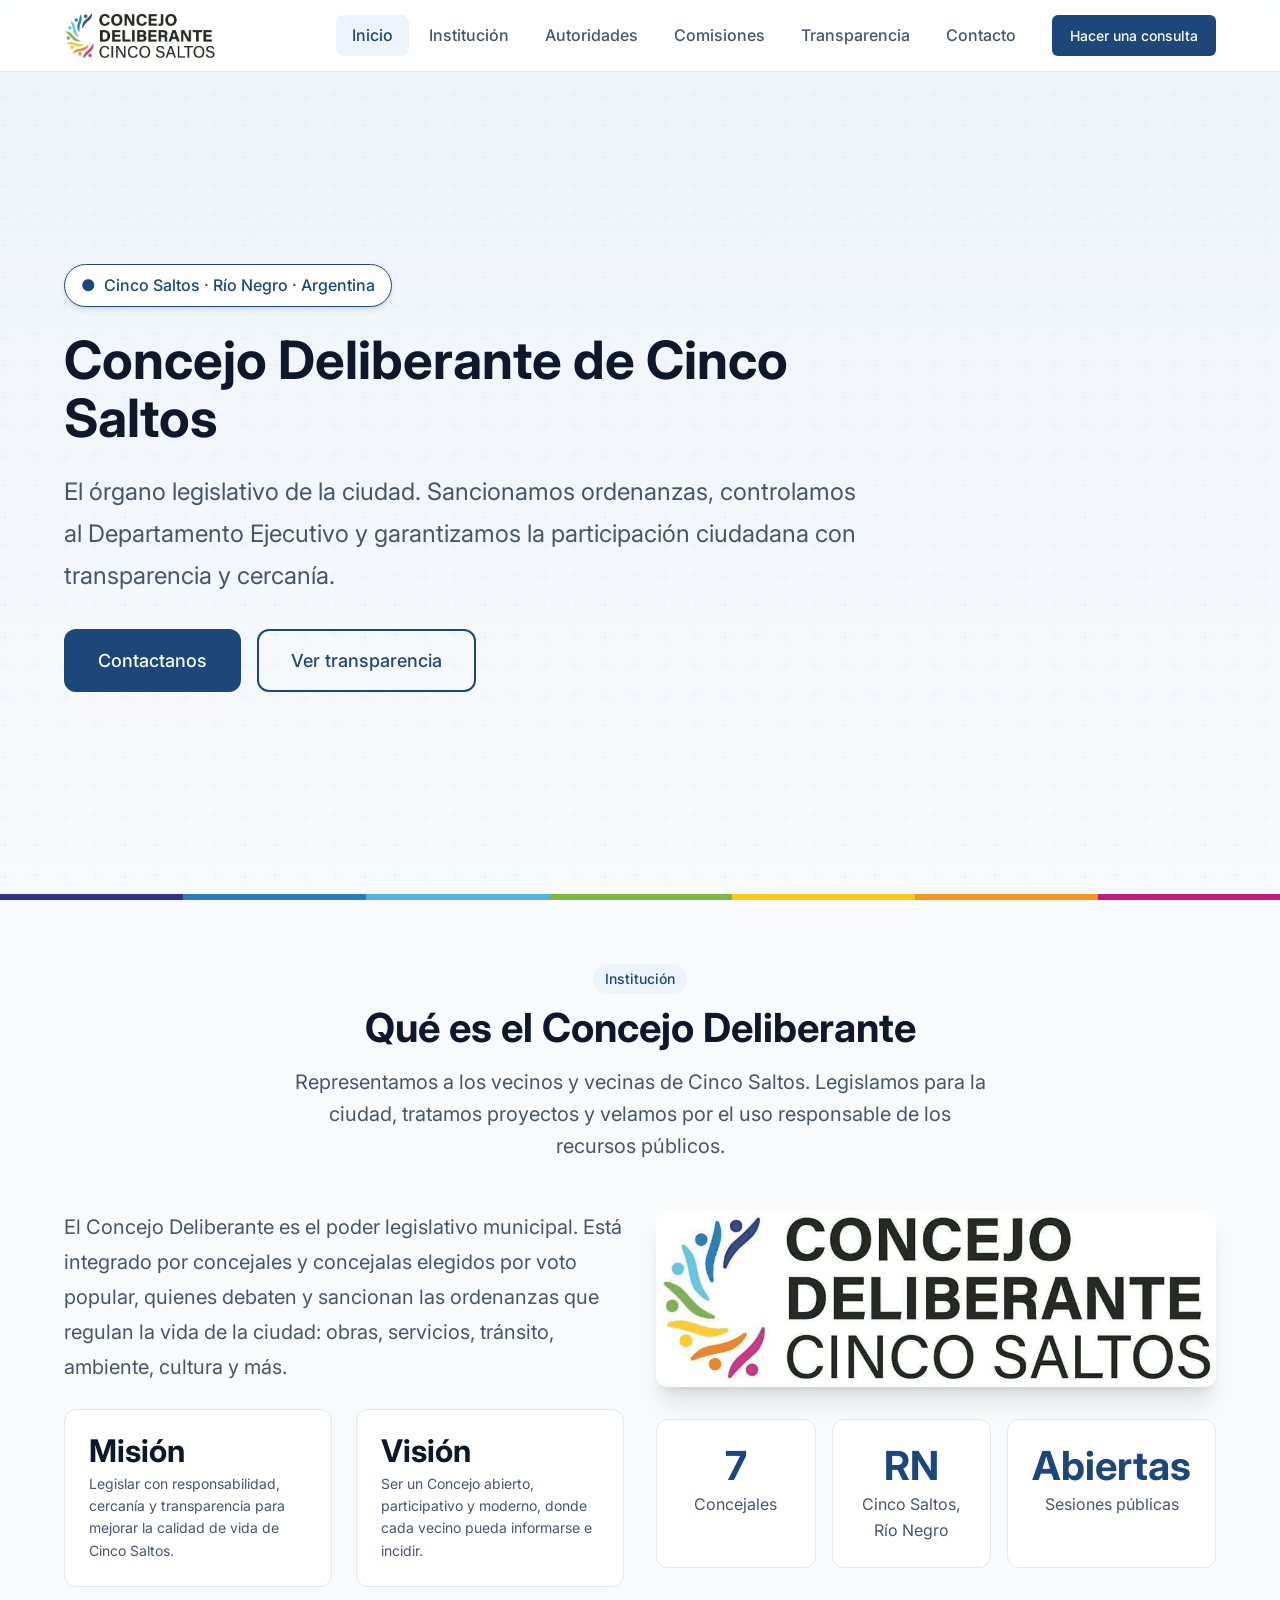
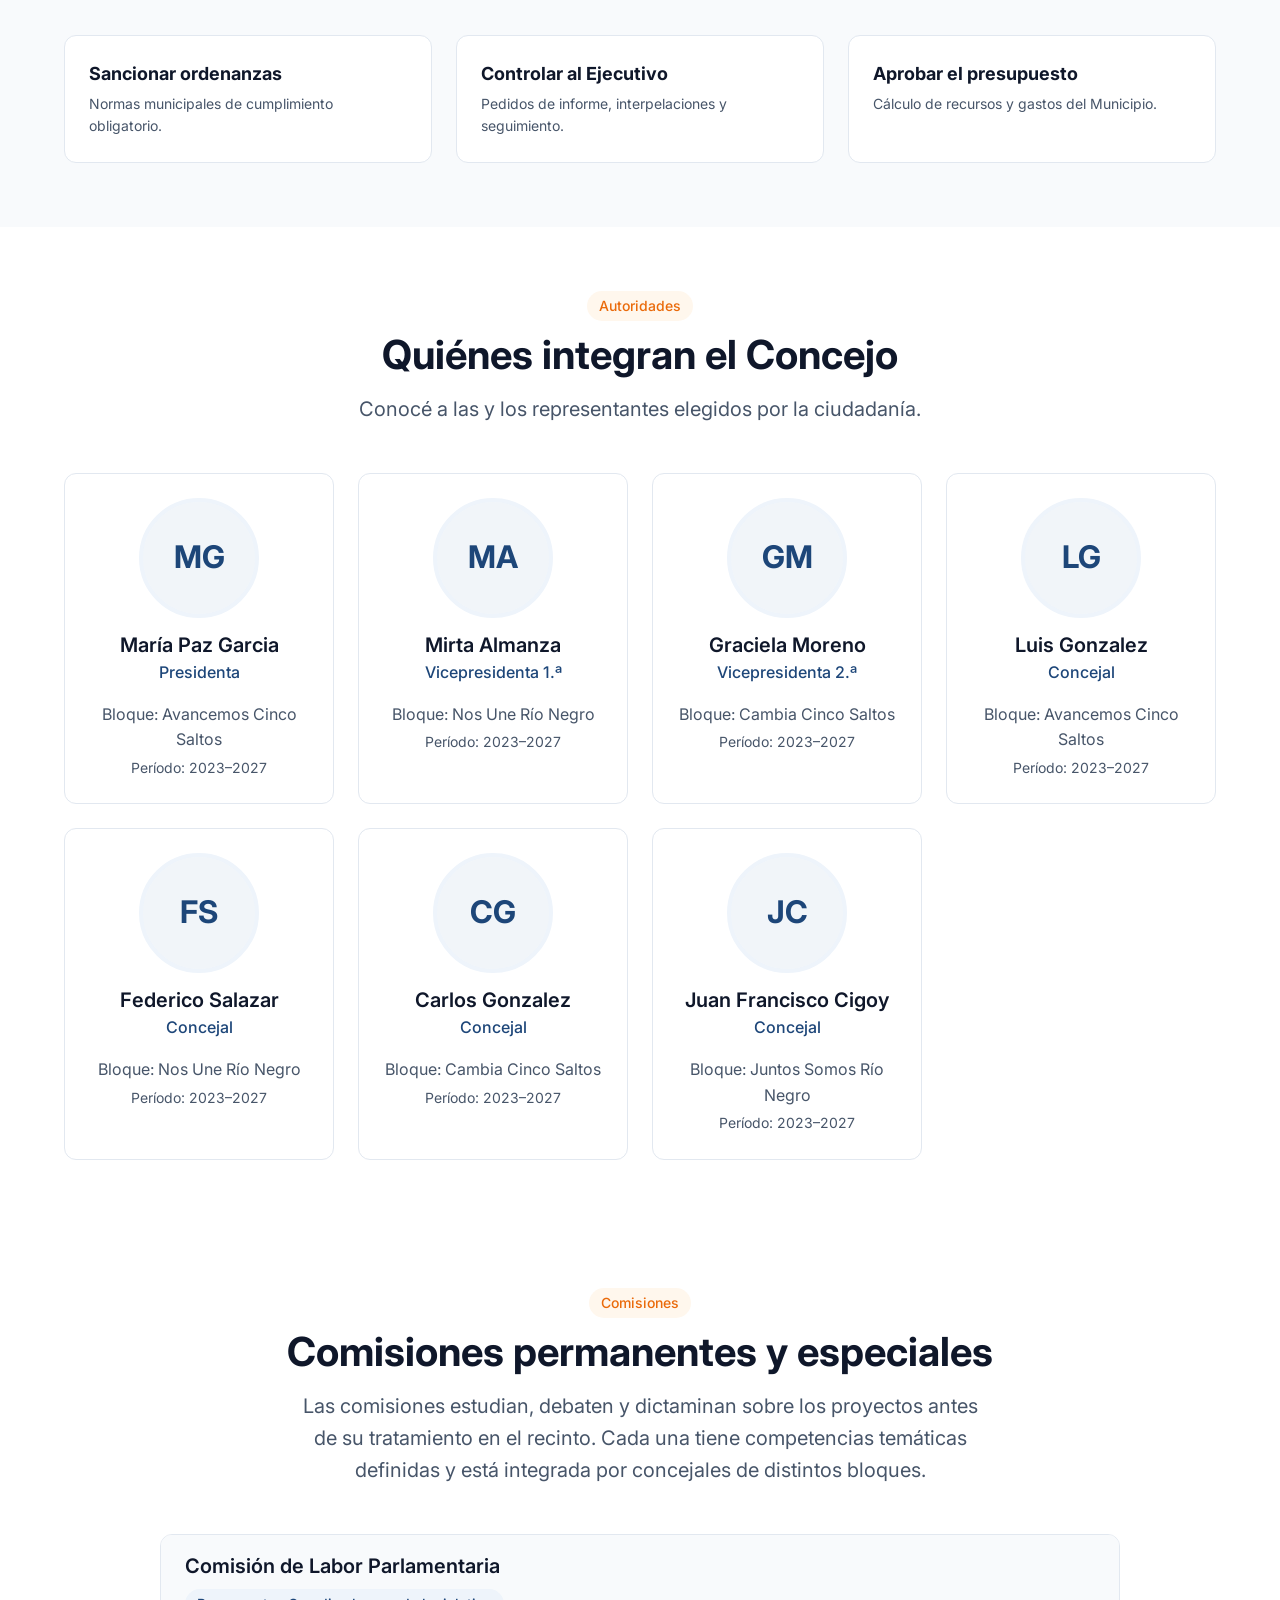
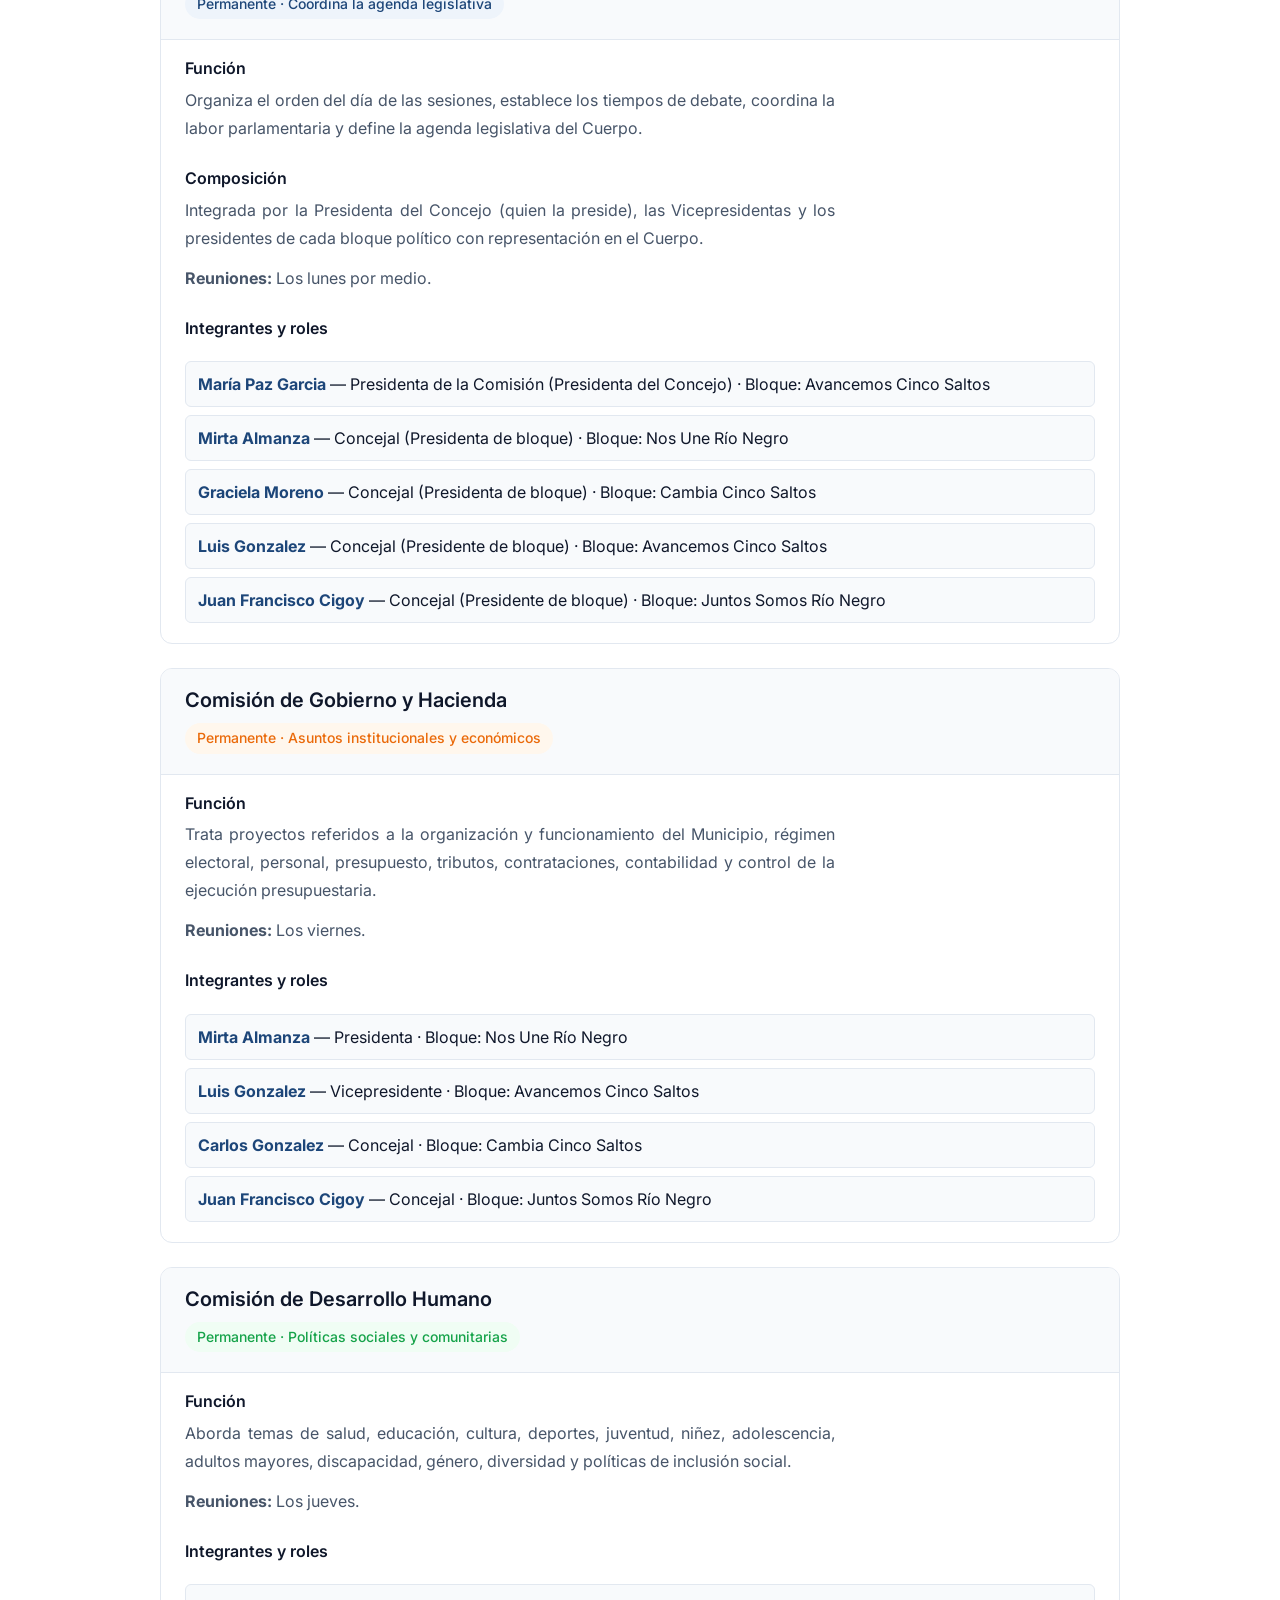
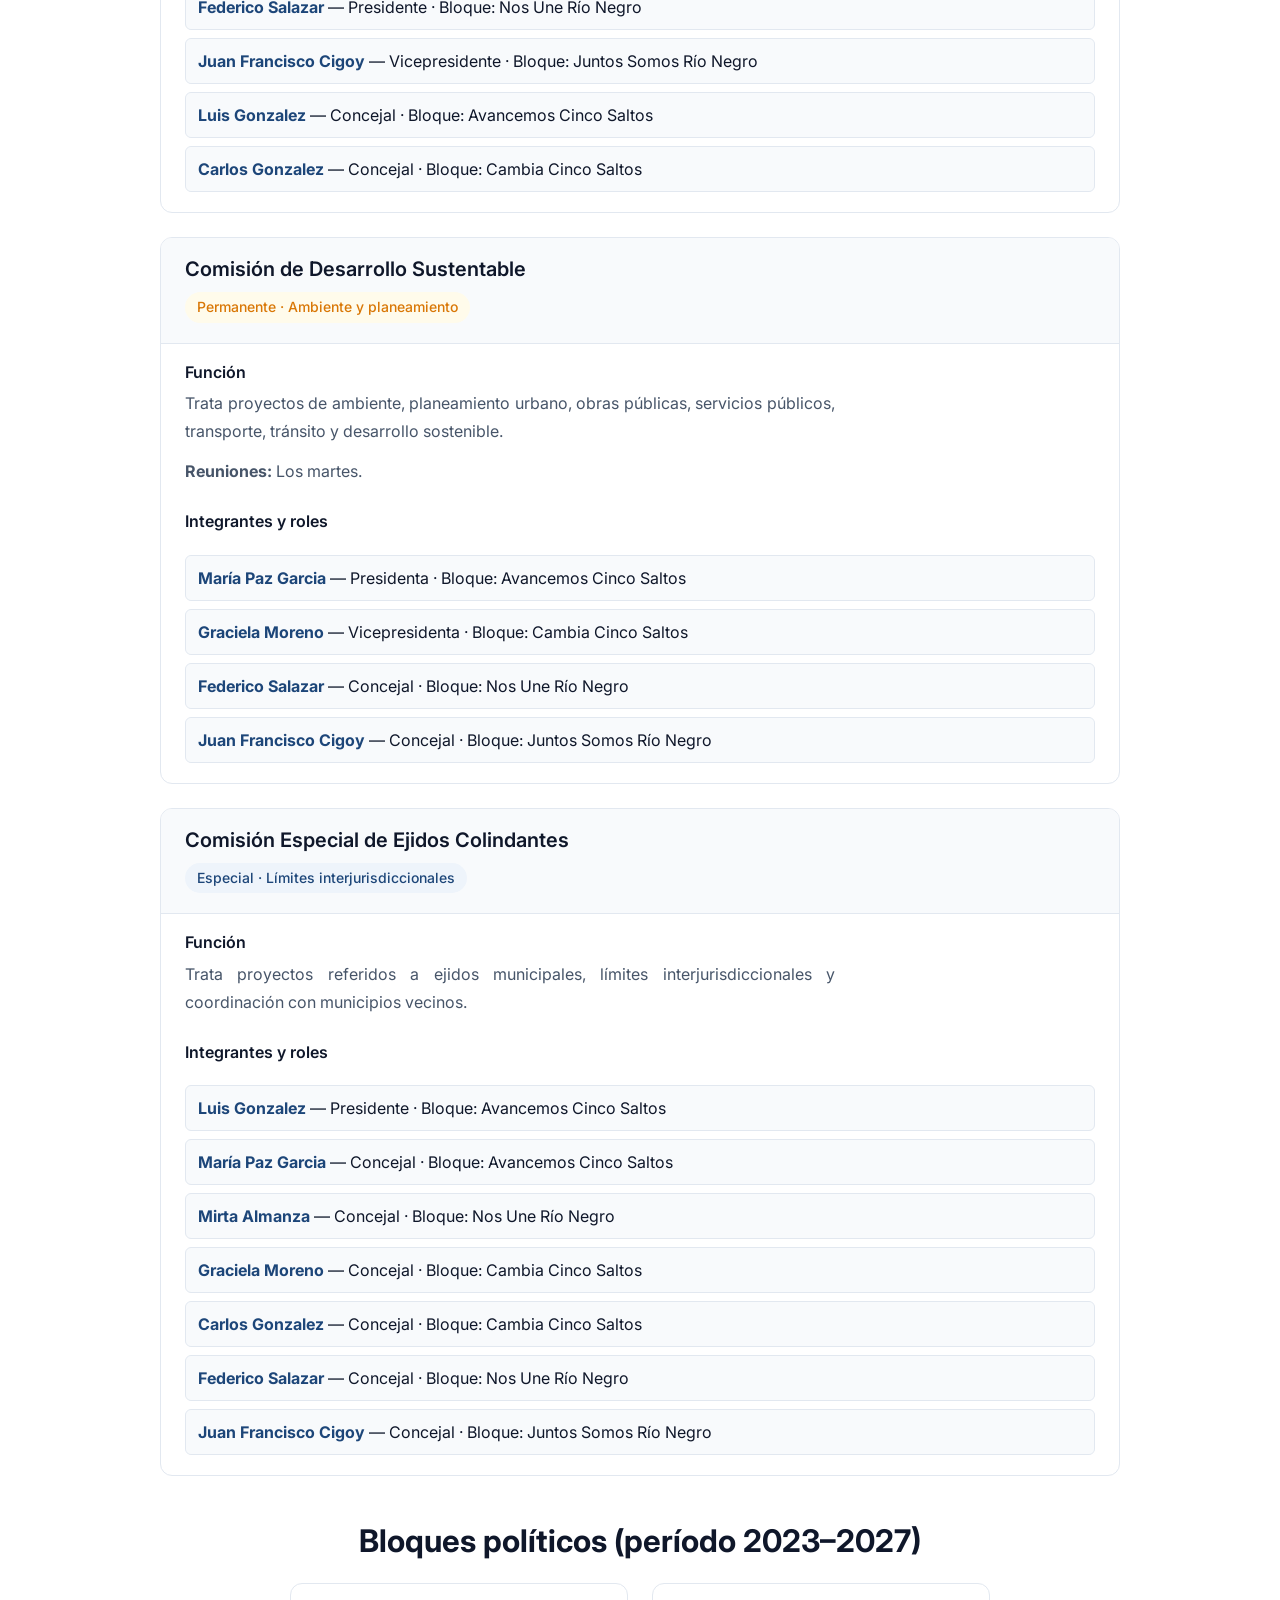
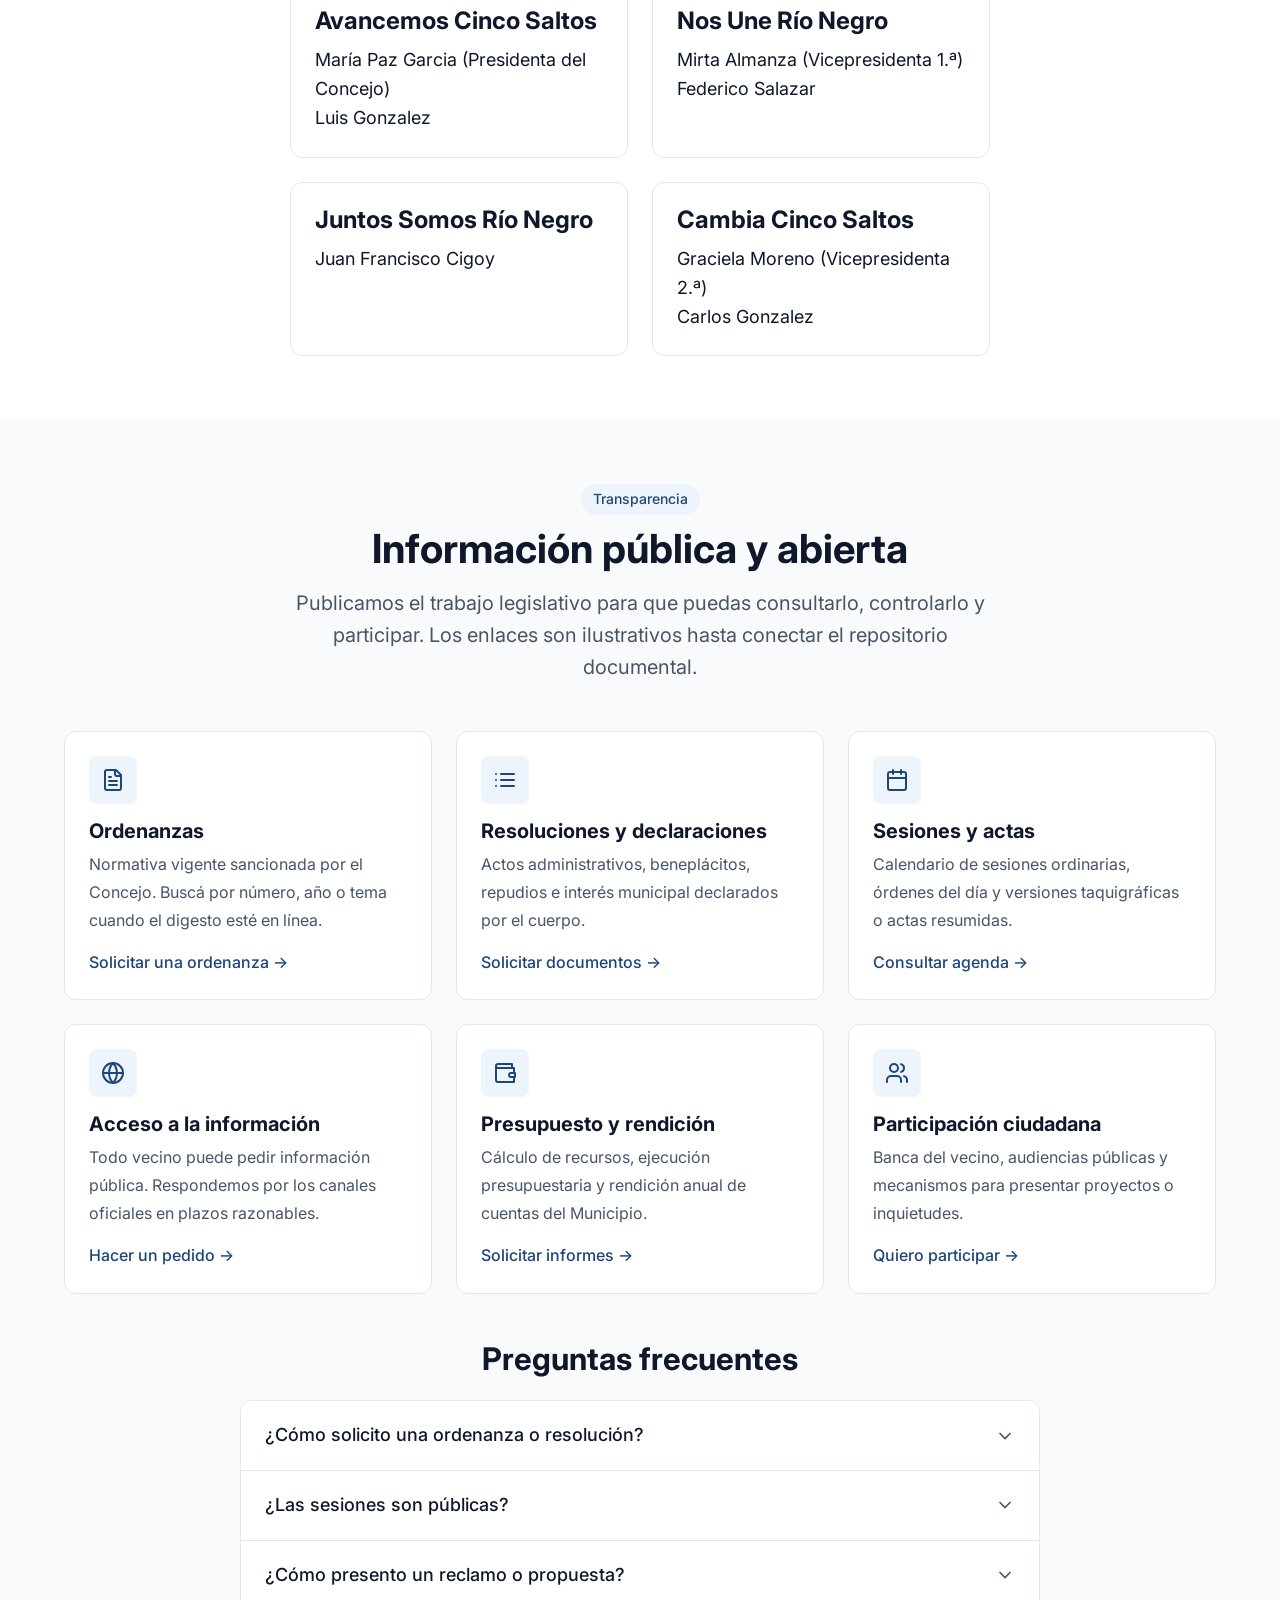
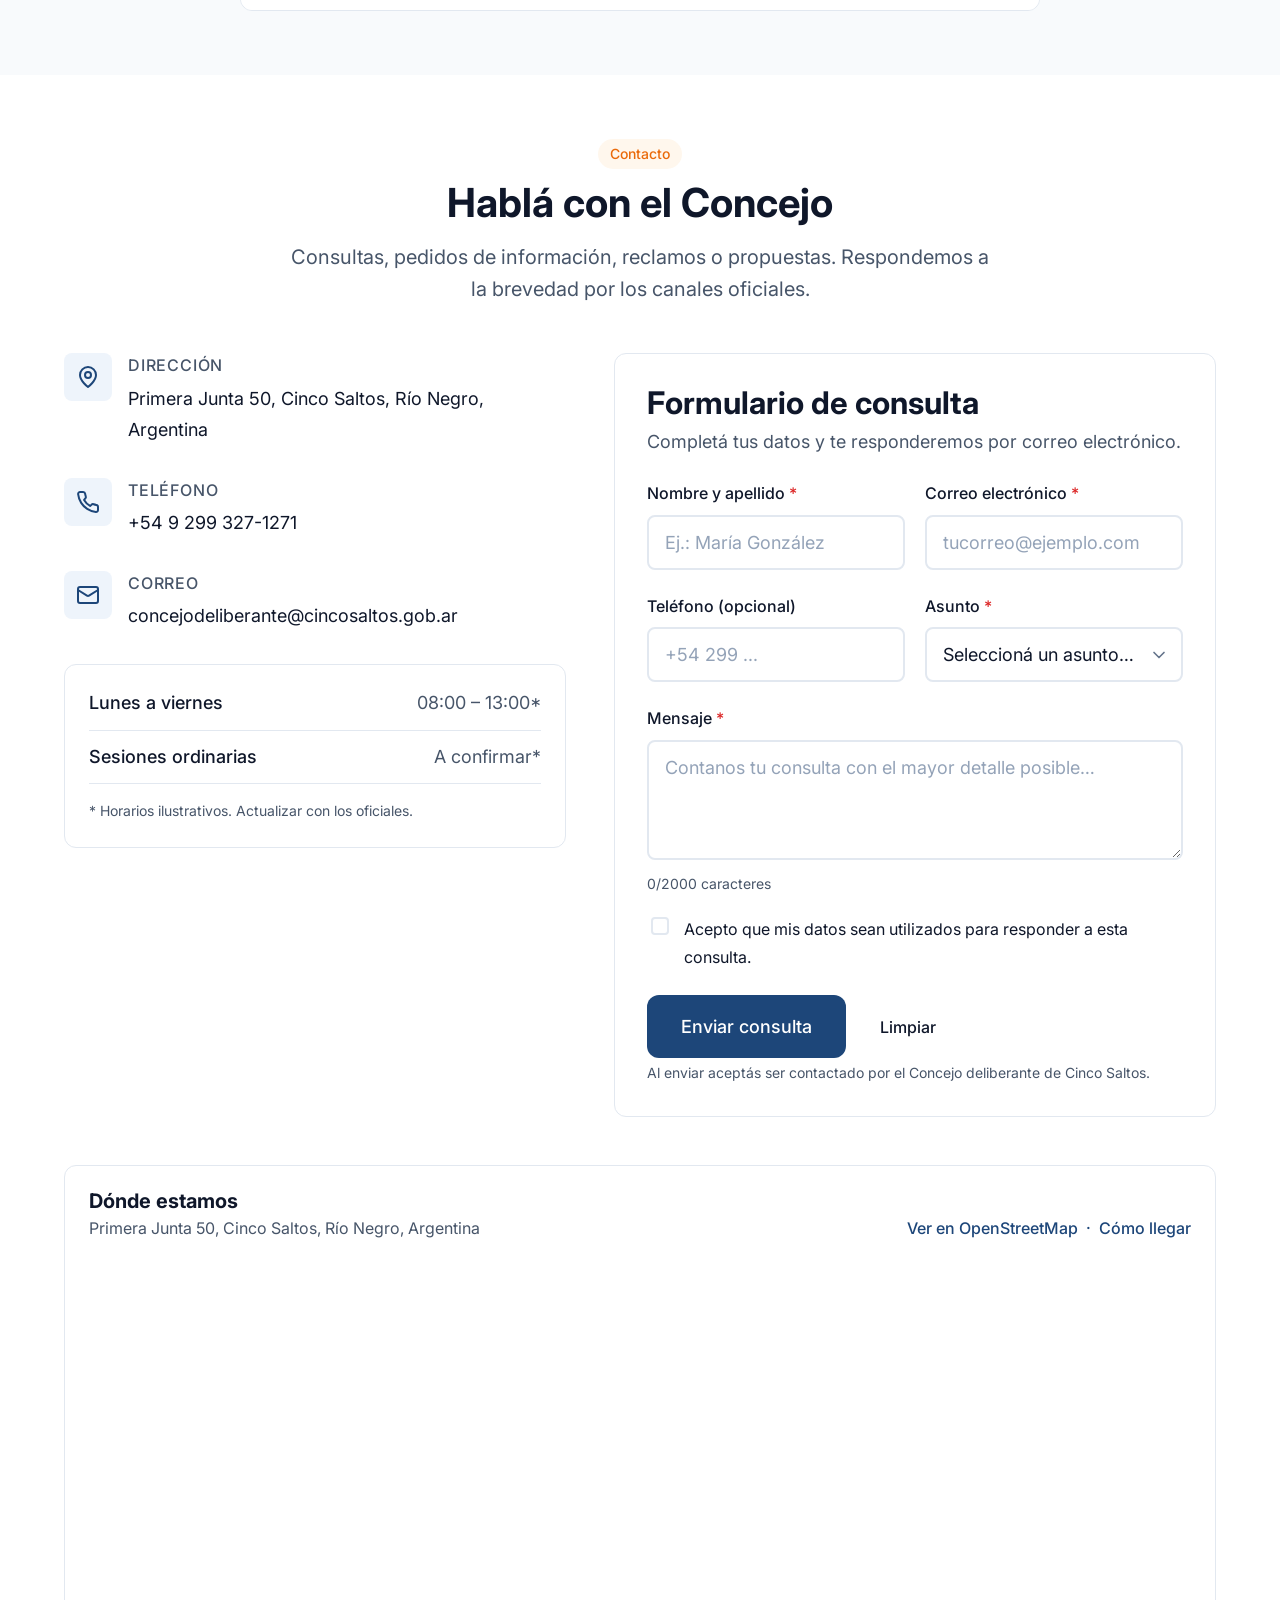
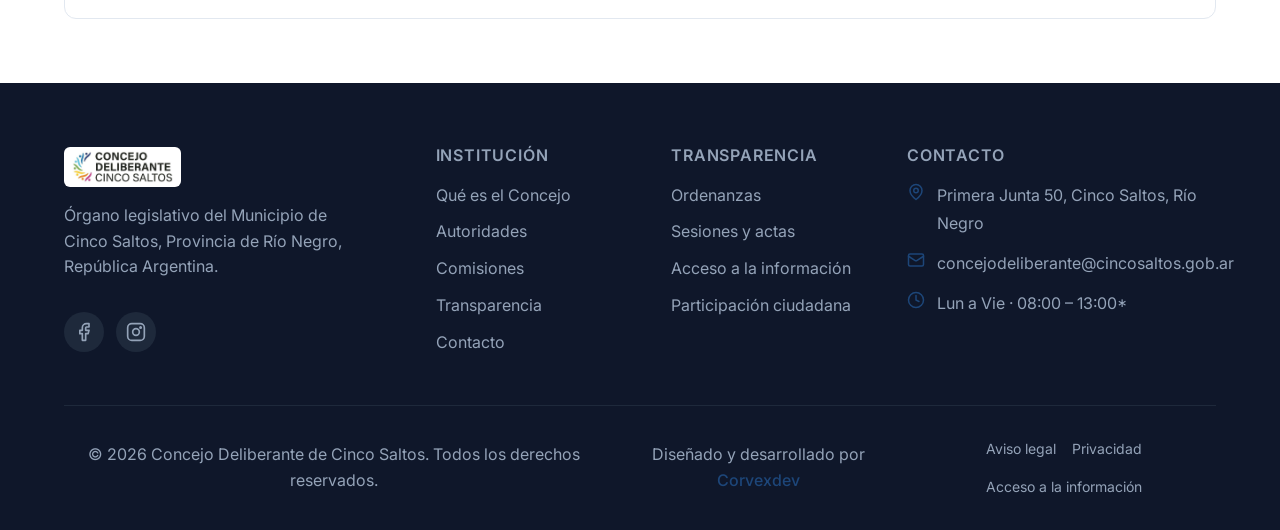
<file: index.html>
<!DOCTYPE html>
<html lang="es">
<head>
  <meta charset="UTF-8" />
  <meta name="viewport" content="width=device-width, initial-scale=1.0" />

  <!-- SEO básico -->
  <title>Concejo Deliberante de Cinco Saltos | Sitio oficial</title>
  <meta name="description" content="Sitio oficial del Concejo Deliberante de Cinco Saltos, Río Negro. Información institucional, autoridades, transparencia y contacto ciudadano." />
  <meta name="author" content="Corvexdev" />
  <meta name="robots" content="index, follow" />
  <!-- TODO: reemplazar TU-DOMINIO-FINAL.gob.ar por el dominio definitivo del sitio -->
  <link rel="canonical" href="https://TU-DOMINIO-FINAL.gob.ar/" />

  <!-- Open Graph -->
  <meta property="og:type" content="website" />
  <meta property="og:locale" content="es_AR" />
  <meta property="og:title" content="Concejo Deliberante de Cinco Saltos" />
  <meta property="og:description" content="Información institucional, transparencia y contacto del Concejo Deliberante de Cinco Saltos." />
  <meta property="og:image" content="assets/img/logo.png" />

  <!-- Favicon -->
  <link rel="icon" href="assets/img/favicon.ico" sizes="any" />
  <link rel="icon" type="image/png" sizes="32x32" href="assets/img/favicon-32x32.png" />
  <link rel="apple-touch-icon" href="assets/img/apple-touch-icon.png" />

  <!-- Fuentes (performance: preconnect + display=swap) -->
  <link rel="preconnect" href="https://fonts.googleapis.com" />
  <link rel="preconnect" href="https://fonts.gstatic.com" crossorigin />
  <link href="https://fonts.googleapis.com/css2?family=Inter:wght@400;500;600;700&display=swap" rel="stylesheet" />

  <!-- Estilos (enlaces directos: sin @import ni query strings) -->
  <link rel="stylesheet" href="assets/css/variables.css" />
  <link rel="stylesheet" href="assets/css/reset.css" />
  <link rel="stylesheet" href="assets/css/components.css" />
  <link rel="stylesheet" href="assets/css/layout.css" />
  <link rel="stylesheet" href="assets/css/main.css" />

  <!-- Datos estructurados (SEO institucional) -->
  <script type="application/ld+json">
  {
    "@context": "https://schema.org",
    "@type": "GovernmentOrganization",
    "name": "Concejo Deliberante de Cinco Saltos",
    "description": "Órgano legislativo del Municipio de Cinco Saltos, Río Negro, Argentina.",
    "address": {
      "@type": "PostalAddress",
      "streetAddress": "Primera Junta 50",
      "addressLocality": "Cinco Saltos",
      "addressRegion": "Río Negro",
      "addressCountry": "AR"
    }
  }
  </script>
</head>

<body>
  <a class="skip-link" href="#contenido">Saltar al contenido principal</a>

  <!-- ================= HEADER ================= -->
  <header class="header" id="site-header">
    <div class="header__inner">
      <a class="header__logo" href="#inicio" aria-label="Concejo Deliberante de Cinco Saltos - Inicio">
        <img class="header__logo-image" src="assets/img/logo.png" alt="Isologo del Concejo Deliberante de Cinco Saltos" width="909" height="287" fetchpriority="high" />
        <span class="header__logo-text">Concejo Deliberante</span>
      </a>

      <nav class="nav" aria-label="Navegación principal">
        <ul class="nav__list">
          <li><a class="nav__link" href="#inicio">Inicio</a></li>
          <li><a class="nav__link" href="#institucion">Institución</a></li>
          <li><a class="nav__link" href="#autoridades">Autoridades</a></li>
          <li><a class="nav__link" href="#comisiones">Comisiones</a></li>
          <li><a class="nav__link" href="#transparencia">Transparencia</a></li>
          <li><a class="nav__link" href="#contacto">Contacto</a></li>
        </ul>
        <a class="btn btn--primary btn--sm nav__cta" href="#contacto">Hacer una consulta</a>
      </nav>

      <button class="nav-toggle no-print" type="button" aria-expanded="false" aria-controls="nav-panel" aria-label="Abrir menú de navegación">
        <svg class="nav-toggle__icon nav-toggle__icon--menu" viewBox="0 0 24 24" fill="none" stroke="currentColor" stroke-linecap="round" aria-hidden="true"><path d="M4 7h16M4 12h16M4 17h16" /></svg>
        <svg class="nav-toggle__icon nav-toggle__icon--close" viewBox="0 0 24 24" fill="none" stroke="currentColor" stroke-linecap="round" aria-hidden="true"><path d="M6 6l12 12M18 6L6 18" /></svg>
      </button>
    </div>

    <!-- Panel mobile -->
    <div class="nav-panel" id="nav-panel">
      <div class="nav-panel__inner">
        <ul class="nav-panel__list">
          <li><a class="nav-panel__link" href="#inicio">Inicio</a></li>
          <li><a class="nav-panel__link" href="#institucion">Institución</a></li>
          <li><a class="nav-panel__link" href="#autoridades">Autoridades</a></li>
          <li><a class="nav-panel__link" href="#comisiones">Comisiones</a></li>
          <li><a class="nav-panel__link" href="#transparencia">Transparencia</a></li>
          <li><a class="nav-panel__link" href="#contacto">Contacto</a></li>
        </ul>
        <a class="btn btn--primary nav-panel__cta" href="#contacto">Hacer una consulta</a>
      </div>
    </div>
  </header>

  <main id="contenido">
    <!-- ================= HERO ================= -->
    <section class="hero" id="inicio" aria-labelledby="hero-title">
      <div class="container">
        <div class="hero__content animate-slide-up">
          <span class="hero__badge">
            <span aria-hidden="true">●</span> Cinco Saltos · Río Negro · Argentina
          </span>
          <h1 class="hero__title" id="hero-title">Concejo Deliberante de Cinco Saltos</h1>
          <p class="hero__subtitle">
            El órgano legislativo de la ciudad. Sancionamos ordenanzas, controlamos al
            Departamento Ejecutivo y garantizamos la participación ciudadana con
            transparencia y cercanía.
          </p>
          <div class="hero__actions">
            <a class="btn btn--primary btn--lg" href="#contacto">Contactanos</a>
            <a class="btn btn--outline btn--lg" href="#transparencia">Ver transparencia</a>
          </div>
        </div>
      </div>
      <div class="logo-strip" aria-hidden="true"></div>
    </section>

    <!-- ================= INSTITUCIÓN ================= -->
    <section class="section" id="institucion" aria-labelledby="institucion-title">
      <div class="container">
        <div class="section__header">
          <span class="badge badge--primary section__badge">Institución</span>
          <h2 class="section__title" id="institucion-title">Qué es el Concejo Deliberante</h2>
          <p class="section__description">
            Representamos a los vecinos y vecinas de Cinco Saltos. Legislamos para la
            ciudad, tratamos proyectos y velamos por el uso responsable de los recursos públicos.
          </p>
        </div>

        <div class="about">
          <div class="about__content">
            <p class="about__text">
              El Concejo Deliberante es el poder legislativo municipal. Está integrado por
              concejales y concejalas elegidos por voto popular, quienes debaten y sancionan
              las ordenanzas que regulan la vida de la ciudad: obras, servicios, tránsito,
              ambiente, cultura y más.
            </p>
            <div class="grid grid--2">
              <article class="card">
                <div class="card__body">
                  <h3>Misión</h3>
                  <p class="form-help">Legislar con responsabilidad, cercanía y transparencia para mejorar la calidad de vida de Cinco Saltos.</p>
                </div>
              </article>
              <article class="card">
                <div class="card__body">
                  <h3>Visión</h3>
                  <p class="form-help">Ser un Concejo abierto, participativo y moderno, donde cada vecino pueda informarse e incidir.</p>
                </div>
              </article>
            </div>
          </div>

          <div>
            <div class="about__image">
              <img src="assets/img/logo.png" alt="Logo oficial del Concejo Deliberante de Cinco Saltos" loading="lazy" width="909" height="287" />
            </div>
            <div class="about__stats" role="list" aria-label="Datos destacados">
              <div class="stat" role="listitem"><div class="stat__value">7</div><div class="stat__label">Concejales</div></div>
              <div class="stat" role="listitem"><div class="stat__value">RN</div><div class="stat__label">Cinco Saltos, Río Negro</div></div>
              <div class="stat" role="listitem"><div class="stat__value">Abiertas</div><div class="stat__label">Sesiones públicas</div></div>
            </div>
          </div>
        </div>

        <ul class="grid grid--3" aria-label="Funciones principales" style="margin-top: var(--space-12);">
          <li class="transparency-card"><strong>Sancionar ordenanzas</strong><span class="form-help">Normas municipales de cumplimiento obligatorio.</span></li>
          <li class="transparency-card"><strong>Controlar al Ejecutivo</strong><span class="form-help">Pedidos de informe, interpelaciones y seguimiento.</span></li>
          <li class="transparency-card"><strong>Aprobar el presupuesto</strong><span class="form-help">Cálculo de recursos y gastos del Municipio.</span></li>
        </ul>
      </div>
    </section>

    <!-- ================= AUTORIDADES ================= -->
    <section class="section section--alt" id="autoridades" aria-labelledby="autoridades-title">
      <div class="container">
        <div class="section__header">
          <span class="badge badge--secondary section__badge">Autoridades</span>
          <h2 class="section__title" id="autoridades-title">Quiénes integran el Concejo</h2>
          <p class="section__description">
            Conocé a las y los representantes elegidos por la ciudadanía.
          </p>
        </div>

        <div class="authorities stagger">
          <article class="authority-card">
            <div class="authority-card__image" role="img" aria-label="María Paz Garcia">MG</div>
            <h3 class="authority-card__name">María Paz Garcia</h3>
            <p class="authority-card__role">Presidenta</p>
            <p class="authority-card__block">Bloque: Avancemos Cinco Saltos</p>
            <p class="authority-card__period">Período: 2023–2027</p>
          </article>
          <article class="authority-card">
            <div class="authority-card__image" role="img" aria-label="Mirta Almanza">MA</div>
            <h3 class="authority-card__name">Mirta Almanza</h3>
            <p class="authority-card__role">Vicepresidenta 1.ª</p>
            <p class="authority-card__block">Bloque: Nos Une Río Negro</p>
            <p class="authority-card__period">Período: 2023–2027</p>
          </article>
          <article class="authority-card">
            <div class="authority-card__image" role="img" aria-label="Graciela Moreno">GM</div>
            <h3 class="authority-card__name">Graciela Moreno</h3>
            <p class="authority-card__role">Vicepresidenta 2.ª</p>
            <p class="authority-card__block">Bloque: Cambia Cinco Saltos</p>
            <p class="authority-card__period">Período: 2023–2027</p>
          </article>
          <article class="authority-card">
            <div class="authority-card__image" role="img" aria-label="Luis Gonzalez">LG</div>
            <h3 class="authority-card__name">Luis Gonzalez</h3>
            <p class="authority-card__role">Concejal</p>
            <p class="authority-card__block">Bloque: Avancemos Cinco Saltos</p>
            <p class="authority-card__period">Período: 2023–2027</p>
          </article>
          <article class="authority-card">
            <div class="authority-card__image" role="img" aria-label="Federico Salazar">FS</div>
            <h3 class="authority-card__name">Federico Salazar</h3>
            <p class="authority-card__role">Concejal</p>
            <p class="authority-card__block">Bloque: Nos Une Río Negro</p>
            <p class="authority-card__period">Período: 2023–2027</p>
          </article>
          <article class="authority-card">
            <div class="authority-card__image" role="img" aria-label="Carlos Gonzalez">CG</div>
            <h3 class="authority-card__name">Carlos Gonzalez</h3>
            <p class="authority-card__role">Concejal</p>
            <p class="authority-card__block">Bloque: Cambia Cinco Saltos</p>
            <p class="authority-card__period">Período: 2023–2027</p>
          </article>
          <article class="authority-card">
            <div class="authority-card__image" role="img" aria-label="Juan Francisco Cigoy">JC</div>
            <h3 class="authority-card__name">Juan Francisco Cigoy</h3>
            <p class="authority-card__role">Concejal</p>
            <p class="authority-card__block">Bloque: Juntos Somos Río Negro</p>
            <p class="authority-card__period">Período: 2023–2027</p>
          </article>
        </div>
      </div>
    </section>

    <!-- ================= COMISIONES ================= -->
    <section class="section section--alt" id="comisiones" aria-labelledby="comisiones-title">
      <div class="container">
        <div class="section__header">
          <span class="badge badge--secondary section__badge">Comisiones</span>
          <h2 class="section__title" id="comisiones-title">Comisiones permanentes y especiales</h2>
          <p class="section__description">
            Las comisiones estudian, debaten y dictaminan sobre los proyectos antes de su tratamiento en el recinto. Cada una tiene competencias temáticas definidas y está integrada por concejales de distintos bloques.
          </p>
        </div>

        <div class="commissions stagger">
          <article class="commission-card">
            <div class="commission-card__header">
              <h3 class="commission-card__name">Comisión de Labor Parlamentaria</h3>
              <span class="badge badge--primary">Permanente · Coordina la agenda legislativa</span>
            </div>
            <div class="commission-card__body">
              <h4>Función</h4>
              <p class="form-help">Organiza el orden del día de las sesiones, establece los tiempos de debate, coordina la labor parlamentaria y define la agenda legislativa del Cuerpo.</p>
              <h4>Composición</h4>
              <p class="form-help">Integrada por la Presidenta del Concejo (quien la preside), las Vicepresidentas y los presidentes de cada bloque político con representación en el Cuerpo.</p>
              <p class="form-help"><strong>Reuniones:</strong> Los lunes por medio.</p>
              <h4>Integrantes y roles</h4>
              <ul class="commission-members">
                <li><strong>María Paz Garcia</strong> — Presidenta de la Comisión (Presidenta del Concejo) · Bloque: Avancemos Cinco Saltos</li>
                <li><strong>Mirta Almanza</strong> — Concejal (Presidenta de bloque) · Bloque: Nos Une Río Negro</li>
                <li><strong>Graciela Moreno</strong> — Concejal (Presidenta de bloque) · Bloque: Cambia Cinco Saltos</li>
                <li><strong>Luis Gonzalez</strong> — Concejal (Presidente de bloque) · Bloque: Avancemos Cinco Saltos</li>
                <li><strong>Juan Francisco Cigoy</strong> — Concejal (Presidente de bloque) · Bloque: Juntos Somos Río Negro</li>
              </ul>
            </div>
          </article>

          <article class="commission-card">
            <div class="commission-card__header">
              <h3 class="commission-card__name">Comisión de Gobierno y Hacienda</h3>
              <span class="badge badge--secondary">Permanente · Asuntos institucionales y económicos</span>
            </div>
            <div class="commission-card__body">
              <h4>Función</h4>
              <p class="form-help">Trata proyectos referidos a la organización y funcionamiento del Municipio, régimen electoral, personal, presupuesto, tributos, contrataciones, contabilidad y control de la ejecución presupuestaria.</p>
              <p class="form-help"><strong>Reuniones:</strong> Los viernes.</p>
              <h4>Integrantes y roles</h4>
              <ul class="commission-members">
                <li><strong>Mirta Almanza</strong> — Presidenta · Bloque: Nos Une Río Negro</li>
                <li><strong>Luis Gonzalez</strong> — Vicepresidente · Bloque: Avancemos Cinco Saltos</li>
                <li><strong>Carlos Gonzalez</strong> — Concejal · Bloque: Cambia Cinco Saltos</li>
                <li><strong>Juan Francisco Cigoy</strong> — Concejal · Bloque: Juntos Somos Río Negro</li>
              </ul>
            </div>
          </article>

          <article class="commission-card">
            <div class="commission-card__header">
              <h3 class="commission-card__name">Comisión de Desarrollo Humano</h3>
              <span class="badge badge--success">Permanente · Políticas sociales y comunitarias</span>
            </div>
            <div class="commission-card__body">
              <h4>Función</h4>
              <p class="form-help">Aborda temas de salud, educación, cultura, deportes, juventud, niñez, adolescencia, adultos mayores, discapacidad, género, diversidad y políticas de inclusión social.</p>
              <p class="form-help"><strong>Reuniones:</strong> Los jueves.</p>
              <h4>Integrantes y roles</h4>
              <ul class="commission-members">
                <li><strong>Federico Salazar</strong> — Presidente · Bloque: Nos Une Río Negro</li>
                <li><strong>Juan Francisco Cigoy</strong> — Vicepresidente · Bloque: Juntos Somos Río Negro</li>
                <li><strong>Luis Gonzalez</strong> — Concejal · Bloque: Avancemos Cinco Saltos</li>
                <li><strong>Carlos Gonzalez</strong> — Concejal · Bloque: Cambia Cinco Saltos</li>
              </ul>
            </div>
          </article>

          <article class="commission-card">
            <div class="commission-card__header">
              <h3 class="commission-card__name">Comisión de Desarrollo Sustentable</h3>
              <span class="badge badge--warning">Permanente · Ambiente y planeamiento</span>
            </div>
            <div class="commission-card__body">
              <h4>Función</h4>
              <p class="form-help">Trata proyectos de ambiente, planeamiento urbano, obras públicas, servicios públicos, transporte, tránsito y desarrollo sostenible.</p>
              <p class="form-help"><strong>Reuniones:</strong> Los martes.</p>
              <h4>Integrantes y roles</h4>
              <ul class="commission-members">
                <li><strong>María Paz Garcia</strong> — Presidenta · Bloque: Avancemos Cinco Saltos</li>
                <li><strong>Graciela Moreno</strong> — Vicepresidenta · Bloque: Cambia Cinco Saltos</li>
                <li><strong>Federico Salazar</strong> — Concejal · Bloque: Nos Une Río Negro</li>
                <li><strong>Juan Francisco Cigoy</strong> — Concejal · Bloque: Juntos Somos Río Negro</li>
              </ul>
            </div>
          </article>

          <article class="commission-card">
            <div class="commission-card__header">
              <h3 class="commission-card__name">Comisión Especial de Ejidos Colindantes</h3>
              <span class="badge badge--info">Especial · Límites interjurisdiccionales</span>
            </div>
            <div class="commission-card__body">
              <h4>Función</h4>
              <p class="form-help">Trata proyectos referidos a ejidos municipales, límites interjurisdiccionales y coordinación con municipios vecinos.</p>
              <h4>Integrantes y roles</h4>
              <ul class="commission-members">
                <li><strong>Luis Gonzalez</strong> — Presidente · Bloque: Avancemos Cinco Saltos</li>
                <li><strong>María Paz Garcia</strong> — Concejal · Bloque: Avancemos Cinco Saltos</li>
                <li><strong>Mirta Almanza</strong> — Concejal · Bloque: Nos Une Río Negro</li>
                <li><strong>Graciela Moreno</strong> — Concejal · Bloque: Cambia Cinco Saltos</li>
                <li><strong>Carlos Gonzalez</strong> — Concejal · Bloque: Cambia Cinco Saltos</li>
                <li><strong>Federico Salazar</strong> — Concejal · Bloque: Nos Une Río Negro</li>
                <li><strong>Juan Francisco Cigoy</strong> — Concejal · Bloque: Juntos Somos Río Negro</li>
              </ul>
            </div>
          </article>
        </div>

        <div class="commission-blocks" style="margin-top: var(--space-12);">
          <h3 style="margin-bottom: var(--space-6); text-align: center;">Bloques políticos (período 2023–2027)</h3>
          <div class="grid grid--2" style="max-width: 700px; margin: 0 auto;">
            <article class="card">
              <div class="card__body">
                <h4>Avancemos Cinco Saltos</h4>
                <ul style="list-style: none; padding: 0; margin: var(--space-3) 0 0;">
                  <li>María Paz Garcia (Presidenta del Concejo)</li>
                  <li>Luis Gonzalez</li>
                </ul>
              </div>
            </article>
            <article class="card">
              <div class="card__body">
                <h4>Nos Une Río Negro</h4>
                <ul style="list-style: none; padding: 0; margin: var(--space-3) 0 0;">
                  <li>Mirta Almanza (Vicepresidenta 1.ª)</li>
                  <li>Federico Salazar</li>
                </ul>
              </div>
            </article>
            <article class="card">
              <div class="card__body">
                <h4>Juntos Somos Río Negro</h4>
                <ul style="list-style: none; padding: 0; margin: var(--space-3) 0 0;">
                  <li>Juan Francisco Cigoy</li>
                </ul>
              </div>
            </article>
            <article class="card">
              <div class="card__body">
                <h4>Cambia Cinco Saltos</h4>
                <ul style="list-style: none; padding: 0; margin: var(--space-3) 0 0;">
                  <li>Graciela Moreno (Vicepresidenta 2.ª)</li>
                  <li>Carlos Gonzalez</li>
                </ul>
              </div>
            </article>
          </div>
        </div>
      </div>
    </section>

    <!-- ================= TRANSPARENCIA ================= -->
    <section class="section" id="transparencia" aria-labelledby="transparencia-title">
      <div class="container">
        <div class="section__header">
          <span class="badge badge--primary section__badge">Transparencia</span>
          <h2 class="section__title" id="transparencia-title">Información pública y abierta</h2>
          <p class="section__description">
            Publicamos el trabajo legislativo para que puedas consultarlo, controlarlo y
            participar. Los enlaces son ilustrativos hasta conectar el repositorio documental.
          </p>
        </div>

        <div class="transparency stagger">
          <article class="transparency-card">
            <div class="transparency-card__icon" aria-hidden="true"><svg width="24" height="24" viewBox="0 0 24 24" fill="none" stroke="currentColor" stroke-width="2" stroke-linecap="round" stroke-linejoin="round"><path d="M15 2H6a2 2 0 0 0-2 2v16a2 2 0 0 0 2 2h12a2 2 0 0 0 2-2V7Z"/><path d="M14 2v4a2 2 0 0 0 2 2h4M10 9H8M16 13H8M16 17H8"/></svg></div>
            <h3 class="transparency-card__title">Ordenanzas</h3>
            <p class="transparency-card__description">Normativa vigente sancionada por el Concejo. Buscá por número, año o tema cuando el digesto esté en línea.</p>
            <a class="transparency-card__link" href="#contacto">Solicitar una ordenanza →</a>
          </article>
          <article class="transparency-card">
            <div class="transparency-card__icon" aria-hidden="true"><svg width="24" height="24" viewBox="0 0 24 24" fill="none" stroke="currentColor" stroke-width="2" stroke-linecap="round" stroke-linejoin="round"><path d="M8 6h13M8 12h13M8 18h13M3 6h.01M3 12h.01M3 18h.01"/></svg></div>
            <h3 class="transparency-card__title">Resoluciones y declaraciones</h3>
            <p class="transparency-card__description">Actos administrativos, beneplácitos, repudios e interés municipal declarados por el cuerpo.</p>
            <a class="transparency-card__link" href="#contacto">Solicitar documentos →</a>
          </article>
          <article class="transparency-card">
            <div class="transparency-card__icon" aria-hidden="true"><svg width="24" height="24" viewBox="0 0 24 24" fill="none" stroke="currentColor" stroke-width="2" stroke-linecap="round" stroke-linejoin="round"><rect x="3" y="4" width="18" height="18" rx="2"/><path d="M16 2v4M8 2v4M3 10h18"/></svg></div>
            <h3 class="transparency-card__title">Sesiones y actas</h3>
            <p class="transparency-card__description">Calendario de sesiones ordinarias, órdenes del día y versiones taquigráficas o actas resumidas.</p>
            <a class="transparency-card__link" href="#contacto">Consultar agenda →</a>
          </article>
          <article class="transparency-card">
            <div class="transparency-card__icon" aria-hidden="true"><svg width="24" height="24" viewBox="0 0 24 24" fill="none" stroke="currentColor" stroke-width="2" stroke-linecap="round" stroke-linejoin="round"><circle cx="12" cy="12" r="10"/><path d="M2 12h20M12 2a15.3 15.3 0 0 1 4 10 15.3 15.3 0 0 1-4 10 15.3 15.3 0 0 1-4-10 15.3 15.3 0 0 1 4-10z"/></svg></div>
            <h3 class="transparency-card__title">Acceso a la información</h3>
            <p class="transparency-card__description">Todo vecino puede pedir información pública. Respondemos por los canales oficiales en plazos razonables.</p>
            <a class="transparency-card__link" href="#contacto">Hacer un pedido →</a>
          </article>
          <article class="transparency-card">
            <div class="transparency-card__icon" aria-hidden="true"><svg width="24" height="24" viewBox="0 0 24 24" fill="none" stroke="currentColor" stroke-width="2" stroke-linecap="round" stroke-linejoin="round"><path d="M21 12V7H5a2 2 0 0 1 0-4h14v4"/><path d="M3 5v14a2 2 0 0 0 2 2h16v-5"/><path d="M18 12a2 2 0 0 0 0 4h4v-4Z"/></svg></div>
            <h3 class="transparency-card__title">Presupuesto y rendición</h3>
            <p class="transparency-card__description">Cálculo de recursos, ejecución presupuestaria y rendición anual de cuentas del Municipio.</p>
            <a class="transparency-card__link" href="#contacto">Solicitar informes →</a>
          </article>
          <article class="transparency-card">
            <div class="transparency-card__icon" aria-hidden="true"><svg width="24" height="24" viewBox="0 0 24 24" fill="none" stroke="currentColor" stroke-width="2" stroke-linecap="round" stroke-linejoin="round"><path d="M16 21v-2a4 4 0 0 0-4-4H6a4 4 0 0 0-4 4v2"/><circle cx="9" cy="7" r="4"/><path d="M22 21v-2a4 4 0 0 0-3-3.87M16 3.13a4 4 0 0 1 0 7.75"/></svg></div>
            <h3 class="transparency-card__title">Participación ciudadana</h3>
            <p class="transparency-card__description">Banca del vecino, audiencias públicas y mecanismos para presentar proyectos o inquietudes.</p>
            <a class="transparency-card__link" href="#contacto">Quiero participar →</a>
          </article>
        </div>

        <!-- FAQ -->
        <div class="container--narrow" style="margin: var(--space-12) auto 0;">
          <h3 class="text-center" style="margin-bottom: var(--space-6);">Preguntas frecuentes</h3>
          <div class="accordion" id="faq">
            <div class="accordion-item">
              <button class="accordion-trigger" type="button" aria-expanded="false" aria-controls="faq-1" id="faq-btn-1">
                ¿Cómo solicito una ordenanza o resolución?
                <svg class="accordion-icon" viewBox="0 0 24 24" fill="none" stroke="currentColor" stroke-width="2" stroke-linecap="round" aria-hidden="true"><path d="m6 9 6 6 6-6"/></svg>
              </button>
              <div class="accordion-content" id="faq-1" role="region" aria-labelledby="faq-btn-1">
                <div class="accordion-content-inner">Podes escribinos por el formulario de contacto indicando número, año o tema del documento y te lo enviaremos por correo electrónico o mediante nuestro número de telefono por WhatsApp.</div>
              </div>
            </div>
            <div class="accordion-item">
              <button class="accordion-trigger" type="button" aria-expanded="false" aria-controls="faq-2" id="faq-btn-2">
                ¿Las sesiones son públicas?
                <svg class="accordion-icon" viewBox="0 0 24 24" fill="none" stroke="currentColor" stroke-width="2" stroke-linecap="round" aria-hidden="true"><path d="m6 9 6 6 6-6"/></svg>
              </button>
              <div class="accordion-content" id="faq-2" role="region" aria-labelledby="faq-btn-2">
                <div class="accordion-content-inner">Sí. Las sesiones ordinarias son públicas y abiertas a la comunidad, podes seguirlas en vivo en nuestra página de Facebook.</div>
              </div>
            </div>
            <div class="accordion-item">
              <button class="accordion-trigger" type="button" aria-expanded="false" aria-controls="faq-3" id="faq-btn-3">
                ¿Cómo presento un reclamo o propuesta?
                <svg class="accordion-icon" viewBox="0 0 24 24" fill="none" stroke="currentColor" stroke-width="2" stroke-linecap="round" aria-hidden="true"><path d="m6 9 6 6 6-6"/></svg>
              </button>
              <div class="accordion-content" id="faq-3" role="region" aria-labelledby="faq-btn-3">
                <div class="accordion-content-inner">Completá el formulario con el asunto correspondiente o acercate en el horario de atención. Toda presentación queda registrada para su tratamiento.</div>
              </div>
            </div>
          </div>
        </div>
      </div>
    </section>

    <!-- ================= CONTACTO ================= -->
    <section class="section section--alt" id="contacto" aria-labelledby="contacto-title">
      <div class="container">
        <div class="section__header">
          <span class="badge badge--secondary section__badge">Contacto</span>
          <h2 class="section__title" id="contacto-title">Hablá con el Concejo</h2>
          <p class="section__description">Consultas, pedidos de información, reclamos o propuestas. Respondemos a la brevedad por los canales oficiales.</p>
        </div>

        <div class="contact">
          <div class="contact__info">
            <div class="contact__item">
              <div class="contact__icon" aria-hidden="true"><svg width="24" height="24" viewBox="0 0 24 24" fill="none" stroke="currentColor" stroke-width="2" stroke-linecap="round" stroke-linejoin="round"><path d="M20 10c0 6-8 12-8 12s-8-6-8-12a8 8 0 0 1 16 0Z"/><circle cx="12" cy="10" r="3"/></svg></div>
              <div class="contact__details">
                <span class="contact__label">Dirección</span>
                <p class="contact__value">Primera Junta 50, Cinco Saltos, Río Negro, Argentina</p>
              </div>
            </div>
            <div class="contact__item">
              <div class="contact__icon" aria-hidden="true"><svg width="24" height="24" viewBox="0 0 24 24" fill="none" stroke="currentColor" stroke-width="2" stroke-linecap="round" stroke-linejoin="round"><path d="M22 16.92v3a2 2 0 0 1-2.18 2 19.79 19.79 0 0 1-8.63-3.07 19.5 19.5 0 0 1-6-6 19.79 19.79 0 0 1-3.07-8.67A2 2 0 0 1 4.11 2h3a2 2 0 0 1 2 1.72c.12.9.34 1.79.66 2.64a2 2 0 0 1-.45 2.11L8.09 9.91a16 16 0 0 0 6 6l1.44-1.23a2 2 0 0 1 2.11-.45c.85.32 1.74.54 2.64.66A2 2 0 0 1 22 16.92z"/></svg></div>
              <div class="contact__details">
                <span class="contact__label">Teléfono</span>
                <p class="contact__value"><a href="tel:+5492993271271">+54 9 299 327-1271</a></p>
              </div>
            </div>
            <div class="contact__item">
              <div class="contact__icon" aria-hidden="true"><svg width="24" height="24" viewBox="0 0 24 24" fill="none" stroke="currentColor" stroke-width="2" stroke-linecap="round" stroke-linejoin="round"><rect x="2" y="4" width="20" height="16" rx="2"/><path d="m22 7-8.97 5.7a1.94 1.94 0 0 1-2.06 0L2 7"/></svg></div>
              <div class="contact__details">
                <span class="contact__label">Correo</span>
                <p class="contact__value"><a href="mailto:concejodeliberante@cincosaltos.gob.ar">concejodeliberante@cincosaltos.gob.ar</a></p>
              </div>
            </div>

            <div class="contact__hours" aria-label="Horarios de atención">
              <div class="contact__hour"><span class="contact__hour-day">Lunes a viernes</span><span class="contact__hour-time">08:00 – 13:00*</span></div>
              <div class="contact__hour"><span class="contact__hour-day">Sesiones ordinarias</span><span class="contact__hour-time">A confirmar*</span></div>
              <p class="form-help">* Horarios ilustrativos. Actualizar con los oficiales.</p>
            </div>
          </div>

          <!-- Formulario (Formspree, sin backend propio) -->
          <!-- TODO: crear un formulario en https://formspree.io y reemplazar TU_ID_AQUI por tu endpoint real -->
          <form class="contact-form" id="contact-form" action="https://formspree.io/f/TU_ID_AQUI" method="POST" novalidate>
            <h3 class="contact-form__title">Formulario de consulta</h3>
            <p class="contact-form__description">Completá tus datos y te responderemos por correo electrónico.</p>

            <div id="form-feedback" role="status" aria-live="polite"></div>

            <div class="contact-form__row">
              <div class="form-group">
                <label class="form-label form-label--required" for="nombre">Nombre y apellido</label>
                <input class="form-input" type="text" id="nombre" name="nombre" autocomplete="name" placeholder="Ej.: María González" required minlength="3" maxlength="80" />
                <span class="form-error" data-error-for="nombre" hidden></span>
              </div>
              <div class="form-group">
                <label class="form-label form-label--required" for="email">Correo electrónico</label>
                <input class="form-input" type="email" id="email" name="email" autocomplete="email" placeholder="tucorreo@ejemplo.com" required maxlength="120" />
                <span class="form-error" data-error-for="email" hidden></span>
              </div>
            </div>

            <div class="contact-form__row">
              <div class="form-group">
                <label class="form-label" for="telefono">Teléfono (opcional)</label>
                <input class="form-input" type="tel" id="telefono" name="telefono" autocomplete="tel" placeholder="+54 299 ..." maxlength="30" />
                <span class="form-error" data-error-for="telefono" hidden></span>
              </div>
              <div class="form-group">
                <label class="form-label form-label--required" for="asunto">Asunto</label>
                <select class="form-select" id="asunto" name="asunto" required>
                  <option value="" selected disabled>Seleccioná un asunto…</option>
                  <option value="consulta-general">Consulta general</option>
                  <option value="pedido-informacion">Pedido de información pública</option>
                  <option value="solicitud-ordenanza">Solicitud de ordenanza / resolución</option>
                  <option value="reclamo">Reclamo</option>
                  <option value="propuesta">Propuesta / proyecto vecinal</option>
                  <option value="prensa">Prensa</option>
                </select>
                <span class="form-error" data-error-for="asunto" hidden></span>
              </div>
            </div>

            <div class="form-group">
              <label class="form-label form-label--required" for="mensaje">Mensaje</label>
              <textarea class="form-textarea" id="mensaje" name="mensaje" placeholder="Contanos tu consulta con el mayor detalle posible…" required minlength="10" maxlength="2000"></textarea>
              <span class="form-help"><span id="mensaje-count">0</span>/2000 caracteres</span>
              <span class="form-error" data-error-for="mensaje" hidden></span>
            </div>

            <div class="form-group">
              <label class="form-check" for="privacidad">
                <input class="form-check-input" type="checkbox" id="privacidad" name="privacidad" required />
                <span class="form-check-label">Acepto que mis datos sean utilizados para responder a esta consulta.</span>
              </label>
              <span class="form-error" data-error-for="privacidad" hidden></span>
            </div>

            <!-- Honeypot anti-spam (Formspree: _gotcha) -->
            <input type="text" name="_gotcha" tabindex="-1" autocomplete="off" hidden aria-hidden="true" />
            <input type="hidden" name="_subject" value="Nueva consulta web — Concejo Deliberante Cinco Saltos" />

            <div class="contact-form__actions">
              <button class="btn btn--primary btn--lg" type="submit" id="form-submit">Enviar consulta</button>
              <button class="btn btn--ghost" type="reset">Limpiar</button>
            </div>
            <p class="form-help">Al enviar aceptás ser contactado por el Concejo deliberante de Cinco Saltos.</p>
          </form>
        </div>

        <div class="contact__map">
          <div class="contact__map-header">
            <div>
              <h3 class="contact__map-title">Dónde estamos</h3>
              <p class="contact__map-address">Primera Junta 50, Cinco Saltos, Río Negro, Argentina</p>
            </div>
            <div class="contact__map-links">
              <a href="https://www.openstreetmap.org/?mlat=-38.828335&mlon=-68.062768#map=17/-38.828335/-68.062768" target="_blank" rel="noopener">Ver en OpenStreetMap</a>
              <span aria-hidden="true">·</span>
              <a href="https://www.google.com/maps/place/Primera+Junta+50,+R8303+Cinco+Saltos,+R%C3%ADo+Negro/@-38.8283229,-68.0629655,18.3z/data=!4m6!3m5!1s0x960a4a11b32789e7:0xabe85d2978d8455e!8m2!3d-38.8283355!4d-68.0627097!16s%2Fg%2F11zcv186tk" target="_blank" rel="noopener">Cómo llegar</a>
            </div>
          </div>
          <div class="contact__map-frame">
            <iframe title="Mapa de ubicación del Concejo Deliberante de Cinco Saltos, Primera Junta 50" src="https://www.openstreetmap.org/export/embed.html?bbox=-68.0748%2C-38.8358%2C-68.0508%2C-38.8208&layer=mapnik&marker=-38.828335%2C-68.062768" width="100%" height="360" style="border:0" loading="lazy" referrerpolicy="no-referrer-when-downgrade" allowfullscreen></iframe>
          </div>
        </div>
      </div>
    </section>
  </main>

  <!-- ================= FOOTER ================= -->
  <footer class="footer" aria-label="Pie de página institucional">
    <div class="container">
      <div class="footer__grid">
        <div class="footer__brand">
          <a class="footer__logo" href="#inicio" aria-label="Concejo Deliberante de Cinco Saltos - Inicio">
            <img class="footer__logo-image" src="assets/img/logo.png" alt="Logo del Concejo Deliberante de Cinco Saltos" loading="lazy" width="909" height="287" />
          </a>
          <p class="footer__description">Órgano legislativo del Municipio de Cinco Saltos, Provincia de Río Negro, República Argentina.</p>
          <div class="footer__social">
            <a class="footer__social-link" href="https://www.facebook.com/profile.php?id=100064906923430" target="_blank" rel="noopener" aria-label="Facebook del Concejo Deliberante de Cinco Saltos"><svg width="20" height="20" viewBox="0 0 24 24" fill="none" stroke="currentColor" stroke-width="2" stroke-linecap="round" stroke-linejoin="round"><path d="M18 2h-3a5 5 0 0 0-5 5v3H7v4h3v8h4v-8h3l1-4h-4V7a1 1 0 0 1 1-1h3z"/></svg></a>
            <a class="footer__social-link" href="https://www.instagram.com/concejodeliberante.cincosaltos/" target="_blank" rel="noopener" aria-label="Instagram del Concejo Deliberante de Cinco Saltos"><svg width="20" height="20" viewBox="0 0 24 24" fill="none" stroke="currentColor" stroke-width="2" stroke-linecap="round" stroke-linejoin="round"><rect x="2" y="2" width="20" height="20" rx="5"/><circle cx="12" cy="12" r="4"/><circle cx="17.5" cy="6.5" r=".8" fill="currentColor"/></svg></a>
          </div>
        </div>

        <nav aria-label="Enlaces institucionales">
          <h3 class="footer__column-title">Institución</h3>
          <ul class="footer__links">
            <li><a class="footer__link" href="#institucion">Qué es el Concejo</a></li>
            <li><a class="footer__link" href="#autoridades">Autoridades</a></li>
            <li><a class="footer__link" href="#comisiones">Comisiones</a></li>
            <li><a class="footer__link" href="#transparencia">Transparencia</a></li>
            <li><a class="footer__link" href="#contacto">Contacto</a></li>
          </ul>
        </nav>

        <nav aria-label="Enlaces de transparencia">
          <h3 class="footer__column-title">Transparencia</h3>
          <ul class="footer__links">
            <li><a class="footer__link" href="#transparencia">Ordenanzas</a></li>
            <li><a class="footer__link" href="#transparencia">Sesiones y actas</a></li>
            <li><a class="footer__link" href="#transparencia">Acceso a la información</a></li>
            <li><a class="footer__link" href="#transparencia">Participación ciudadana</a></li>
          </ul>
        </nav>

        <div>
          <h3 class="footer__column-title">Contacto</h3>
          <p class="footer__contact-item"><svg class="footer__contact-icon" viewBox="0 0 24 24" fill="none" stroke="currentColor" stroke-width="2" stroke-linecap="round" stroke-linejoin="round"><path d="M20 10c0 6-8 12-8 12s-8-6-8-12a8 8 0 0 1 16 0Z"/><circle cx="12" cy="10" r="3"/></svg><span>Primera Junta 50, Cinco Saltos, Río Negro</span></p>
          <p class="footer__contact-item"><svg class="footer__contact-icon" viewBox="0 0 24 24" fill="none" stroke="currentColor" stroke-width="2" stroke-linecap="round" stroke-linejoin="round"><rect x="2" y="4" width="20" height="16" rx="2"/><path d="m22 7-8.97 5.7a1.94 1.94 0 0 1-2.06 0L2 7"/></svg><a class="footer__link" href="mailto:concejodeliberante@cincosaltos.gob.ar">concejodeliberante@cincosaltos.gob.ar</a></p>
          <p class="footer__contact-item"><svg class="footer__contact-icon" viewBox="0 0 24 24" fill="none" stroke="currentColor" stroke-width="2" stroke-linecap="round" stroke-linejoin="round"><circle cx="12" cy="12" r="10"/><path d="M12 6v6l4 2"/></svg><span>Lun a Vie · 08:00 – 13:00*</span></p>
        </div>
      </div>

      <div class="footer__bottom">
        <p class="footer__copyright">© <span id="current-year">2026</span> Concejo Deliberante de Cinco Saltos. Todos los derechos reservados.</p>
        <p class="footer__credits">Diseñado y desarrollado por <a href="https://corvexdev.com" target="_blank" rel="noopener">Corvexdev</a></p>
        <div class="footer__legal">
          <a class="footer__legal-link" href="aviso-legal.html">Aviso legal</a>
          <a class="footer__legal-link" href="privacidad.html">Privacidad</a>
          <a class="footer__legal-link" href="index.html#transparencia">Acceso a la información</a>
        </div>
      </div>
    </div>
  </footer>

  <!-- Toasts + volver arriba -->
  <div class="toast-container" id="toast-container" aria-live="polite" aria-atomic="false"></div>
  <button class="back-to-top no-print" id="back-to-top" type="button" aria-label="Volver arriba">
    <svg width="24" height="24" viewBox="0 0 24 24" fill="none" stroke="currentColor" stroke-width="2.5" stroke-linecap="round" stroke-linejoin="round" aria-hidden="true"><path d="m18 15-6-6-6 6"/></svg>
  </button>

  <noscript><p style="text-align:center;padding:1rem;">Esta página funciona mejor con JavaScript habilitado (menú móvil y formulario de contacto).</p></noscript>
  <script src="assets/js/main.js?v=20260915" defer></script>
</body>
</html>
</file>
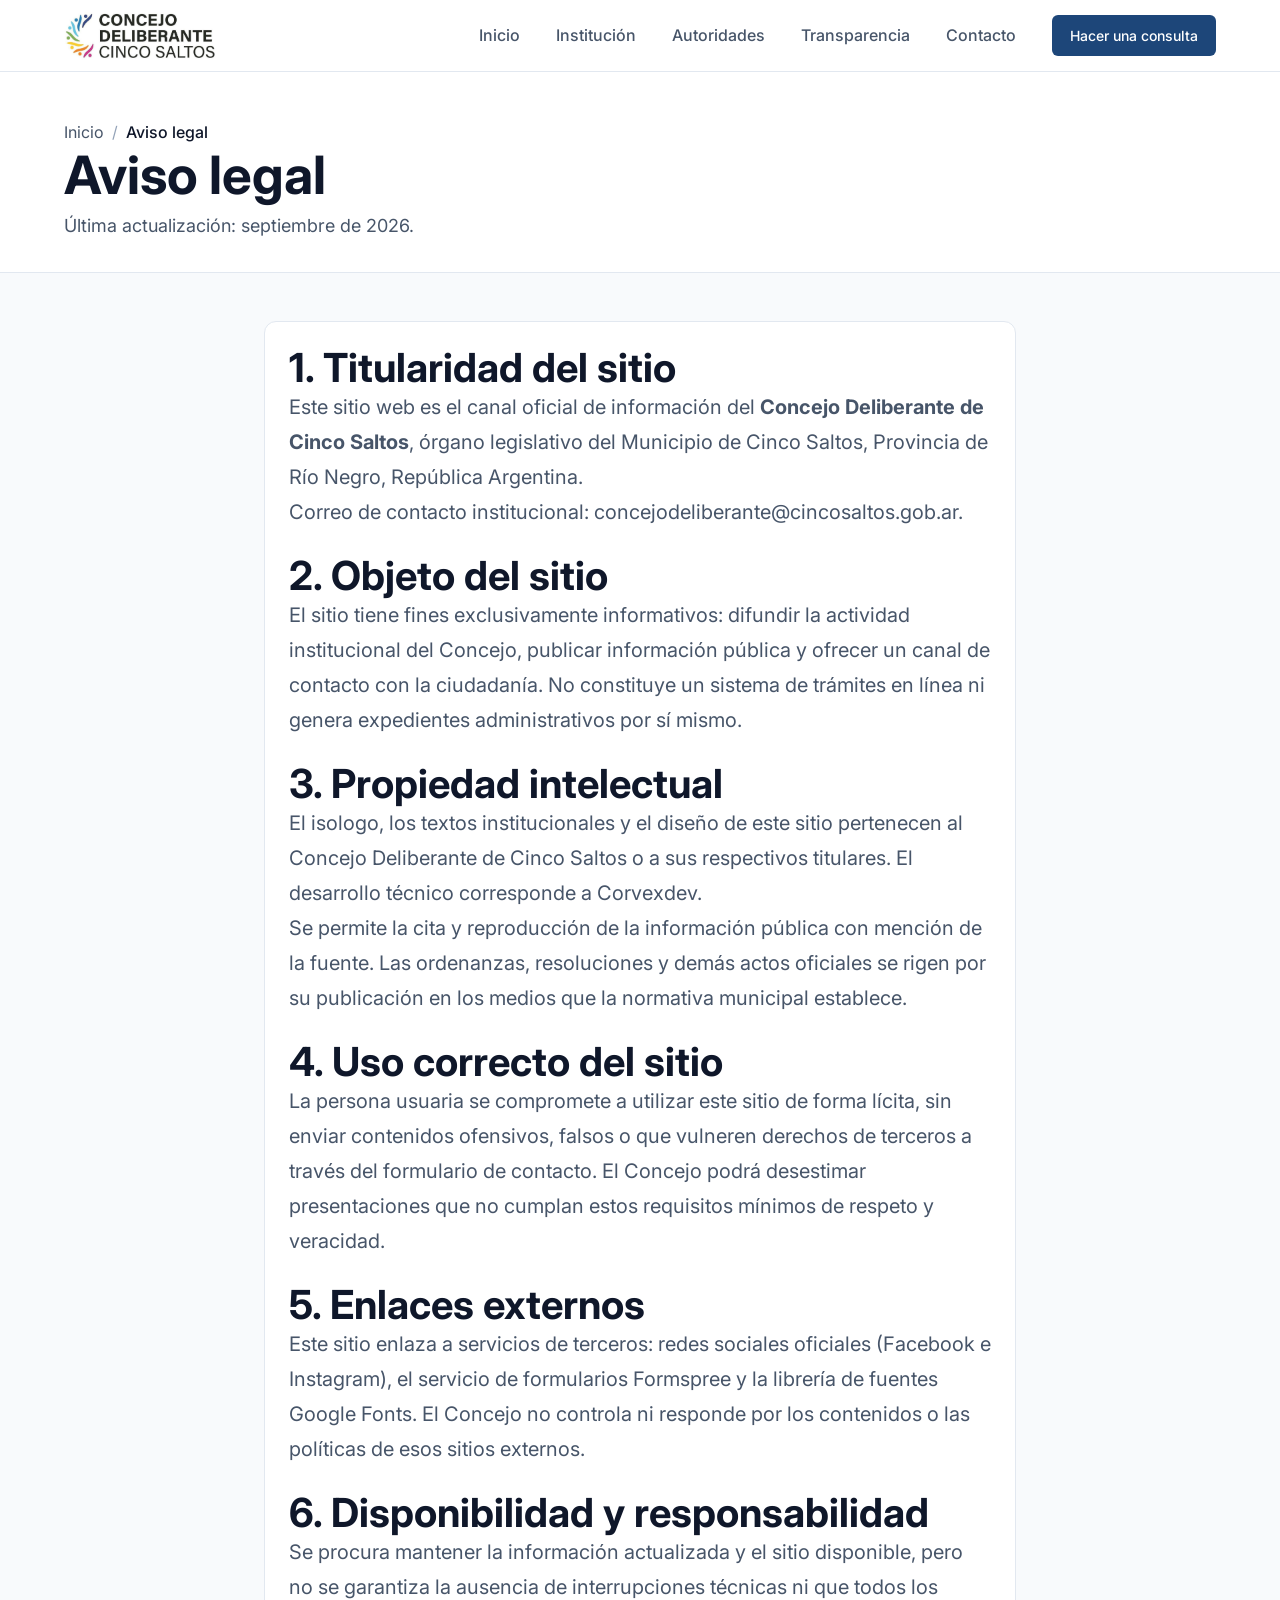
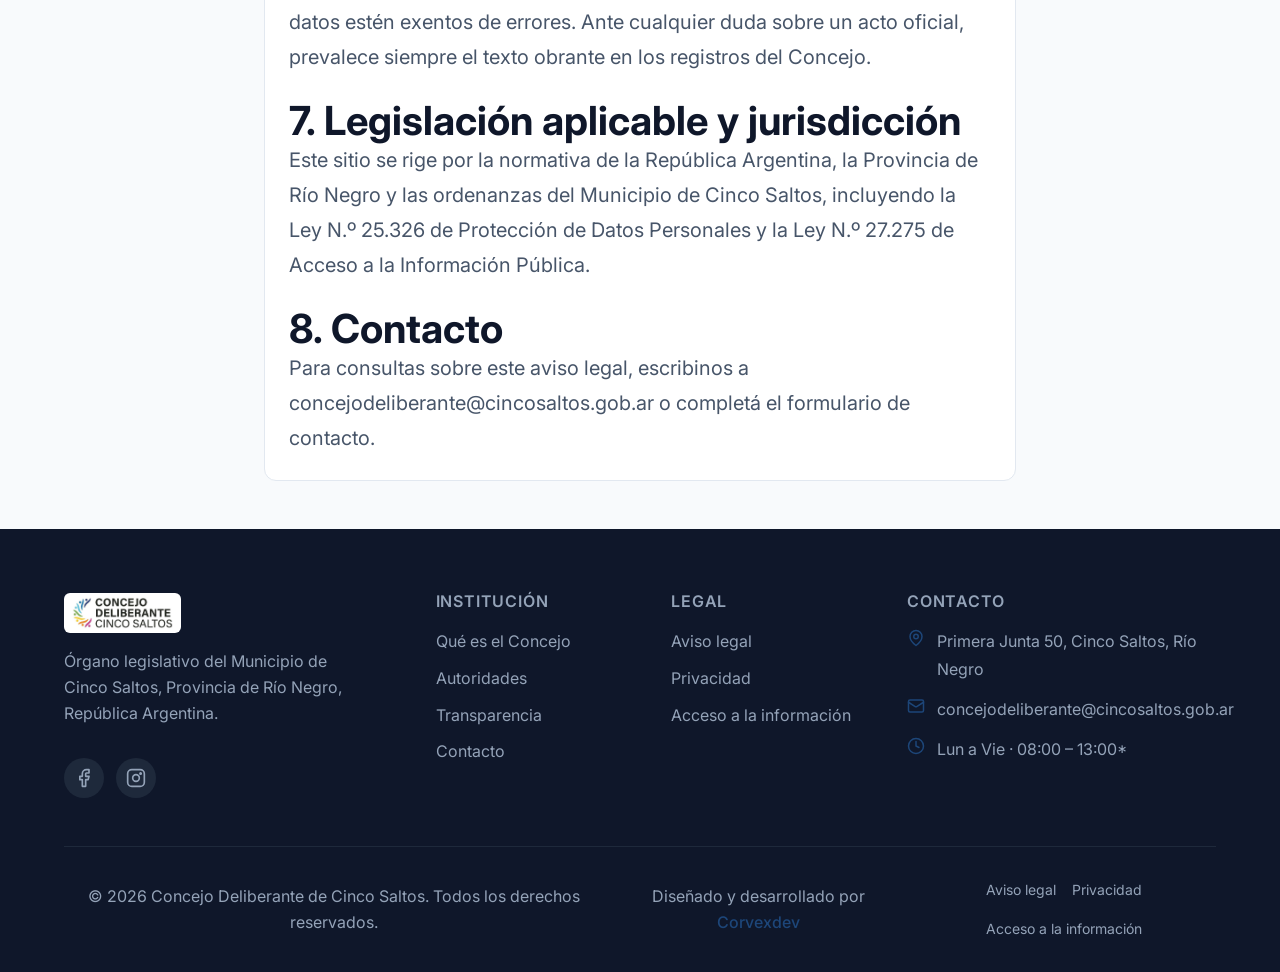
<file: aviso-legal.html>
<!DOCTYPE html>
<html lang="es">
<head>
  <meta charset="UTF-8" />
  <meta name="viewport" content="width=device-width, initial-scale=1.0" />

  <title>Aviso legal | Concejo Deliberante de Cinco Saltos</title>
  <meta name="description" content="Aviso legal del sitio oficial del Concejo Deliberante de Cinco Saltos: titularidad, propiedad intelectual, uso del sitio y legislación aplicable." />
  <meta name="author" content="Corvexdev" />
  <meta name="robots" content="index, follow" />
  <!-- TODO: reemplazar TU-DOMINIO-FINAL.gob.ar por el dominio definitivo del sitio -->
  <link rel="canonical" href="https://TU-DOMINIO-FINAL.gob.ar/aviso-legal.html" />

  <link rel="icon" href="assets/img/favicon.ico" sizes="any" />
  <link rel="icon" type="image/png" sizes="32x32" href="assets/img/favicon-32x32.png" />
  <link rel="apple-touch-icon" href="assets/img/apple-touch-icon.png" />

  <link rel="preconnect" href="https://fonts.googleapis.com" />
  <link rel="preconnect" href="https://fonts.gstatic.com" crossorigin />
  <link href="https://fonts.googleapis.com/css2?family=Inter:wght@400;500;600;700&display=swap" rel="stylesheet" />

  <!-- Estilos (enlaces directos: sin @import ni query strings) -->
  <link rel="stylesheet" href="assets/css/variables.css" />
  <link rel="stylesheet" href="assets/css/reset.css" />
  <link rel="stylesheet" href="assets/css/components.css" />
  <link rel="stylesheet" href="assets/css/layout.css" />
  <link rel="stylesheet" href="assets/css/main.css" />
</head>

<body>
  <a class="skip-link" href="#contenido">Saltar al contenido principal</a>

  <!-- ================= HEADER ================= -->
  <header class="header" id="site-header">
    <div class="header__inner">
      <a class="header__logo" href="index.html" aria-label="Concejo Deliberante de Cinco Saltos - Inicio">
        <img class="header__logo-image" src="assets/img/logo.png" alt="Isologo del Concejo Deliberante de Cinco Saltos" width="909" height="287" />
      </a>

      <nav class="nav" aria-label="Navegación principal">
        <ul class="nav__list">
          <li><a class="nav__link" href="index.html#inicio">Inicio</a></li>
          <li><a class="nav__link" href="index.html#institucion">Institución</a></li>
          <li><a class="nav__link" href="index.html#autoridades">Autoridades</a></li>
          <li><a class="nav__link" href="index.html#transparencia">Transparencia</a></li>
          <li><a class="nav__link" href="index.html#contacto">Contacto</a></li>
        </ul>
        <a class="btn btn--primary btn--sm nav__cta" href="index.html#contacto">Hacer una consulta</a>
      </nav>

      <button class="nav-toggle no-print" type="button" aria-expanded="false" aria-controls="nav-panel" aria-label="Abrir menú de navegación">
        <svg class="nav-toggle__icon nav-toggle__icon--menu" viewBox="0 0 24 24" fill="none" stroke="currentColor" stroke-linecap="round" aria-hidden="true"><path d="M4 7h16M4 12h16M4 17h16" /></svg>
        <svg class="nav-toggle__icon nav-toggle__icon--close" viewBox="0 0 24 24" fill="none" stroke="currentColor" stroke-linecap="round" aria-hidden="true"><path d="M6 6l12 12M18 6L6 18" /></svg>
      </button>
    </div>

    <div class="nav-panel" id="nav-panel">
      <div class="nav-panel__inner">
        <ul class="nav-panel__list">
          <li><a class="nav-panel__link" href="index.html#inicio">Inicio</a></li>
          <li><a class="nav-panel__link" href="index.html#institucion">Institución</a></li>
          <li><a class="nav-panel__link" href="index.html#autoridades">Autoridades</a></li>
          <li><a class="nav-panel__link" href="index.html#transparencia">Transparencia</a></li>
          <li><a class="nav-panel__link" href="index.html#contacto">Contacto</a></li>
        </ul>
        <a class="btn btn--primary nav-panel__cta" href="index.html#contacto">Hacer una consulta</a>
      </div>
    </div>
  </header>

  <main id="contenido">
    <div class="page-header">
      <div class="container">
        <nav class="breadcrumb" aria-label="Miga de pan">
          <span class="breadcrumb-item"><a class="breadcrumb-link" href="index.html">Inicio</a></span>
          <span class="breadcrumb-separator" aria-hidden="true">/</span>
          <span class="breadcrumb-item"><span class="breadcrumb-current" aria-current="page">Aviso legal</span></span>
        </nav>
        <h1 class="page-header__title">Aviso legal</h1>
        <p class="page-header__description">Última actualización: septiembre de 2026.</p>
      </div>
    </div>

    <section class="section section--sm" aria-label="Contenido del aviso legal">
      <div class="container container--narrow">
        <article class="card">
          <div class="card__body flex flex-col gap-6">
            <div>
              <h2>1. Titularidad del sitio</h2>
              <p class="about__text">Este sitio web es el canal oficial de información del <strong>Concejo Deliberante de Cinco Saltos</strong>, órgano legislativo del Municipio de Cinco Saltos, Provincia de Río Negro, República Argentina.</p>
              <p class="about__text">Correo de contacto institucional: <a href="mailto:concejodeliberante@cincosaltos.gob.ar">concejodeliberante@cincosaltos.gob.ar</a>.</p>
            </div>

            <div>
              <h2>2. Objeto del sitio</h2>
              <p class="about__text">El sitio tiene fines exclusivamente informativos: difundir la actividad institucional del Concejo, publicar información pública y ofrecer un canal de contacto con la ciudadanía. No constituye un sistema de trámites en línea ni genera expedientes administrativos por sí mismo.</p>
            </div>

            <div>
              <h2>3. Propiedad intelectual</h2>
              <p class="about__text">El isologo, los textos institucionales y el diseño de este sitio pertenecen al Concejo Deliberante de Cinco Saltos o a sus respectivos titulares. El desarrollo técnico corresponde a <a href="https://corvexdev.com" target="_blank" rel="noopener">Corvexdev</a>.</p>
              <p class="about__text">Se permite la cita y reproducción de la información pública con mención de la fuente. Las ordenanzas, resoluciones y demás actos oficiales se rigen por su publicación en los medios que la normativa municipal establece.</p>
            </div>

            <div>
              <h2>4. Uso correcto del sitio</h2>
              <p class="about__text">La persona usuaria se compromete a utilizar este sitio de forma lícita, sin enviar contenidos ofensivos, falsos o que vulneren derechos de terceros a través del formulario de contacto. El Concejo podrá desestimar presentaciones que no cumplan estos requisitos mínimos de respeto y veracidad.</p>
            </div>

            <div>
              <h2>5. Enlaces externos</h2>
              <p class="about__text">Este sitio enlaza a servicios de terceros: redes sociales oficiales (Facebook e Instagram), el servicio de formularios Formspree y la librería de fuentes Google Fonts. El Concejo no controla ni responde por los contenidos o las políticas de esos sitios externos.</p>
            </div>

            <div>
              <h2>6. Disponibilidad y responsabilidad</h2>
              <p class="about__text">Se procura mantener la información actualizada y el sitio disponible, pero no se garantiza la ausencia de interrupciones técnicas ni que todos los datos estén exentos de errores. Ante cualquier duda sobre un acto oficial, prevalece siempre el texto obrante en los registros del Concejo.</p>
            </div>

            <div>
              <h2>7. Legislación aplicable y jurisdicción</h2>
              <p class="about__text">Este sitio se rige por la normativa de la República Argentina, la Provincia de Río Negro y las ordenanzas del Municipio de Cinco Saltos, incluyendo la Ley N.º 25.326 de Protección de Datos Personales y la Ley N.º 27.275 de Acceso a la Información Pública.</p>
            </div>

            <div>
              <h2>8. Contacto</h2>
              <p class="about__text">Para consultas sobre este aviso legal, escribinos a <a href="mailto:concejodeliberante@cincosaltos.gob.ar">concejodeliberante@cincosaltos.gob.ar</a> o completá el <a href="index.html#contacto">formulario de contacto</a>.</p>
            </div>
          </div>
        </article>
      </div>
    </section>
  </main>

  <!-- ================= FOOTER ================= -->
  <footer class="footer" aria-label="Pie de página institucional">
    <div class="container">
      <div class="footer__grid">
        <div class="footer__brand">
          <a class="footer__logo" href="index.html" aria-label="Concejo Deliberante de Cinco Saltos - Inicio">
            <img class="footer__logo-image" src="assets/img/logo.png" alt="Logo del Concejo Deliberante de Cinco Saltos" loading="lazy" width="909" height="287" />
          </a>
          <p class="footer__description">Órgano legislativo del Municipio de Cinco Saltos, Provincia de Río Negro, República Argentina.</p>
          <div class="footer__social">
            <a class="footer__social-link" href="https://www.facebook.com/profile.php?id=100064906923430" target="_blank" rel="noopener" aria-label="Facebook del Concejo Deliberante de Cinco Saltos"><svg width="20" height="20" viewBox="0 0 24 24" fill="none" stroke="currentColor" stroke-width="2" stroke-linecap="round" stroke-linejoin="round"><path d="M18 2h-3a5 5 0 0 0-5 5v3H7v4h3v8h4v-8h3l1-4h-4V7a1 1 0 0 1 1-1h3z"/></svg></a>
            <a class="footer__social-link" href="https://www.instagram.com/concejodeliberante.cincosaltos/" target="_blank" rel="noopener" aria-label="Instagram del Concejo Deliberante de Cinco Saltos"><svg width="20" height="20" viewBox="0 0 24 24" fill="none" stroke="currentColor" stroke-width="2" stroke-linecap="round" stroke-linejoin="round"><rect x="2" y="2" width="20" height="20" rx="5"/><circle cx="12" cy="12" r="4"/><circle cx="17.5" cy="6.5" r=".8" fill="currentColor"/></svg></a>
          </div>
        </div>

        <nav aria-label="Enlaces institucionales">
          <h3 class="footer__column-title">Institución</h3>
          <ul class="footer__links">
            <li><a class="footer__link" href="index.html#institucion">Qué es el Concejo</a></li>
            <li><a class="footer__link" href="index.html#autoridades">Autoridades</a></li>
            <li><a class="footer__link" href="index.html#transparencia">Transparencia</a></li>
            <li><a class="footer__link" href="index.html#contacto">Contacto</a></li>
          </ul>
        </nav>

        <nav aria-label="Enlaces legales">
          <h3 class="footer__column-title">Legal</h3>
          <ul class="footer__links">
            <li><a class="footer__link" href="aviso-legal.html">Aviso legal</a></li>
            <li><a class="footer__link" href="privacidad.html">Privacidad</a></li>
            <li><a class="footer__link" href="index.html#transparencia">Acceso a la información</a></li>
          </ul>
        </nav>

        <div>
          <h3 class="footer__column-title">Contacto</h3>
          <p class="footer__contact-item"><svg class="footer__contact-icon" viewBox="0 0 24 24" fill="none" stroke="currentColor" stroke-width="2" stroke-linecap="round" stroke-linejoin="round"><path d="M20 10c0 6-8 12-8 12s-8-6-8-12a8 8 0 0 1 16 0Z"/><circle cx="12" cy="10" r="3"/></svg><span>Primera Junta 50, Cinco Saltos, Río Negro</span></p>
          <p class="footer__contact-item"><svg class="footer__contact-icon" viewBox="0 0 24 24" fill="none" stroke="currentColor" stroke-width="2" stroke-linecap="round" stroke-linejoin="round"><rect x="2" y="4" width="20" height="16" rx="2"/><path d="m22 7-8.97 5.7a1.94 1.94 0 0 1-2.06 0L2 7"/></svg><a class="footer__link" href="mailto:concejodeliberante@cincosaltos.gob.ar">concejodeliberante@cincosaltos.gob.ar</a></p>
          <p class="footer__contact-item"><svg class="footer__contact-icon" viewBox="0 0 24 24" fill="none" stroke="currentColor" stroke-width="2" stroke-linecap="round" stroke-linejoin="round"><circle cx="12" cy="12" r="10"/><path d="M12 6v6l4 2"/></svg><span>Lun a Vie · 08:00 – 13:00*</span></p>
        </div>
      </div>

      <div class="footer__bottom">
        <p class="footer__copyright">© <span id="current-year">2026</span> Concejo Deliberante de Cinco Saltos. Todos los derechos reservados.</p>
        <p class="footer__credits">Diseñado y desarrollado por <a href="https://corvexdev.com" target="_blank" rel="noopener">Corvexdev</a></p>
        <div class="footer__legal">
          <a class="footer__legal-link" href="aviso-legal.html">Aviso legal</a>
          <a class="footer__legal-link" href="privacidad.html">Privacidad</a>
          <a class="footer__legal-link" href="index.html#transparencia">Acceso a la información</a>
        </div>
      </div>
    </div>
  </footer>

  <div class="toast-container" id="toast-container" aria-live="polite" aria-atomic="false"></div>
  <button class="back-to-top no-print" id="back-to-top" type="button" aria-label="Volver arriba">
    <svg width="24" height="24" viewBox="0 0 24 24" fill="none" stroke="currentColor" stroke-width="2.5" stroke-linecap="round" stroke-linejoin="round" aria-hidden="true"><path d="m18 15-6-6-6 6"/></svg>
  </button>

  <script src="assets/js/main.js?v=20260915" defer></script>
</body>
</html>
</file>
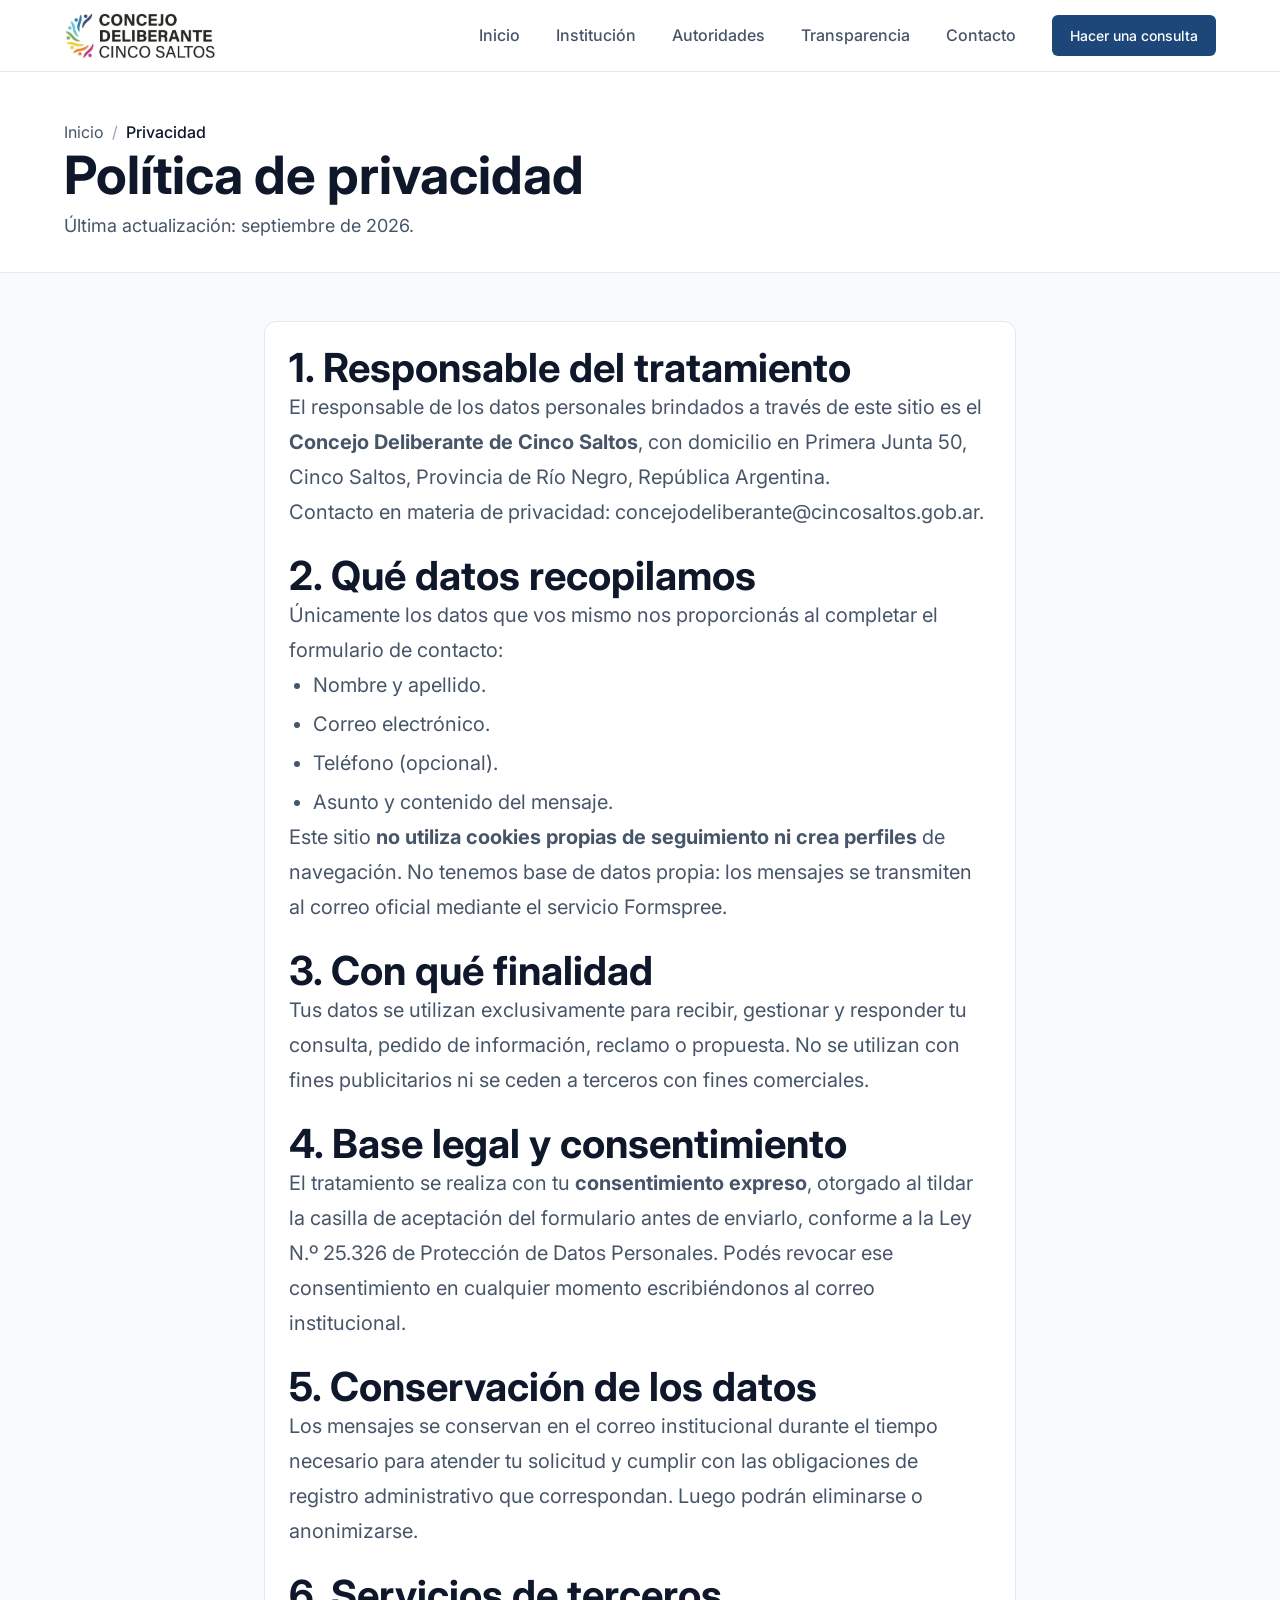
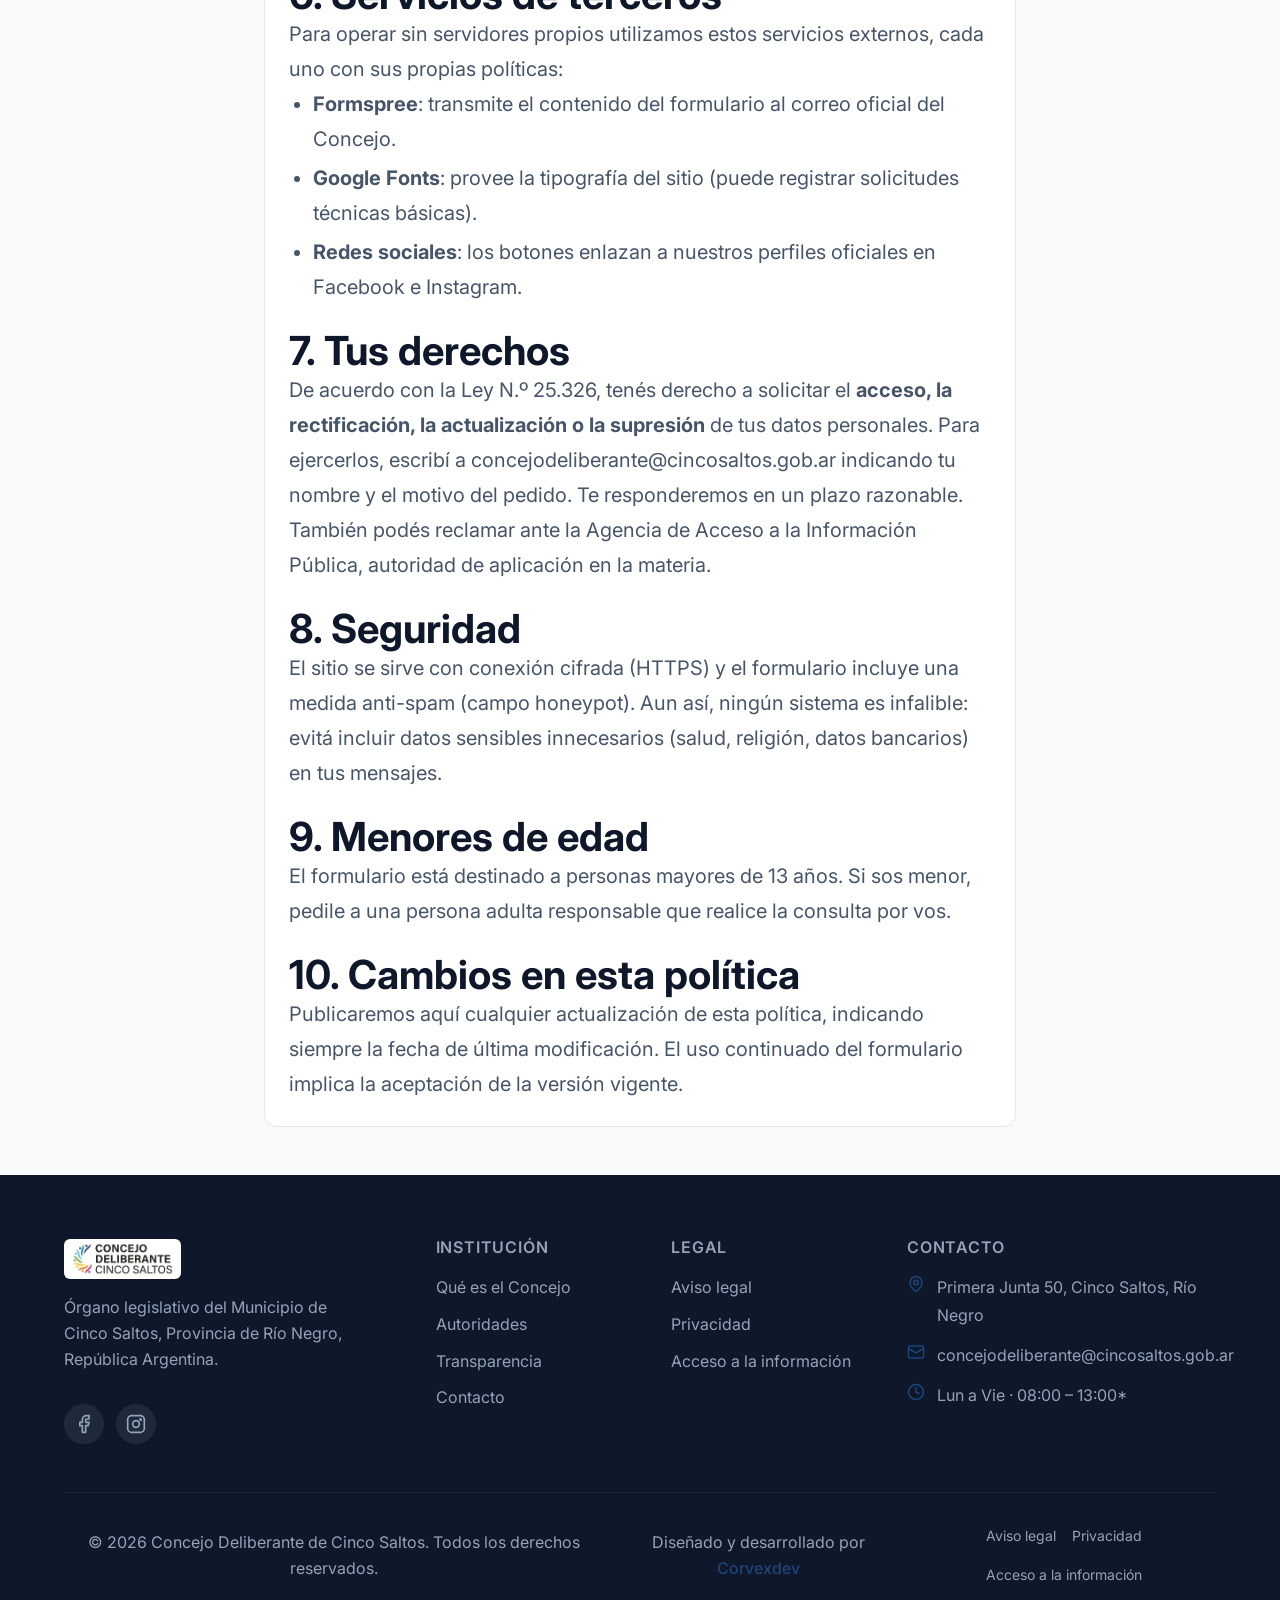
<file: privacidad.html>
<!DOCTYPE html>
<html lang="es">
<head>
  <meta charset="UTF-8" />
  <meta name="viewport" content="width=device-width, initial-scale=1.0" />

  <title>Política de privacidad | Concejo Deliberante de Cinco Saltos</title>
  <meta name="description" content="Política de privacidad del sitio oficial del Concejo Deliberante de Cinco Saltos: qué datos se recopilan, con qué finalidad y cómo ejercer tus derechos." />
  <meta name="author" content="Corvexdev" />
  <meta name="robots" content="index, follow" />
  <!-- TODO: reemplazar TU-DOMINIO-FINAL.gob.ar por el dominio definitivo del sitio -->
  <link rel="canonical" href="https://TU-DOMINIO-FINAL.gob.ar/privacidad.html" />

  <link rel="icon" href="assets/img/favicon.ico" sizes="any" />
  <link rel="icon" type="image/png" sizes="32x32" href="assets/img/favicon-32x32.png" />
  <link rel="apple-touch-icon" href="assets/img/apple-touch-icon.png" />

  <link rel="preconnect" href="https://fonts.googleapis.com" />
  <link rel="preconnect" href="https://fonts.gstatic.com" crossorigin />
  <link href="https://fonts.googleapis.com/css2?family=Inter:wght@400;500;600;700&display=swap" rel="stylesheet" />

  <!-- Estilos (enlaces directos: sin @import ni query strings) -->
  <link rel="stylesheet" href="assets/css/variables.css" />
  <link rel="stylesheet" href="assets/css/reset.css" />
  <link rel="stylesheet" href="assets/css/components.css" />
  <link rel="stylesheet" href="assets/css/layout.css" />
  <link rel="stylesheet" href="assets/css/main.css" />
</head>

<body>
  <a class="skip-link" href="#contenido">Saltar al contenido principal</a>

  <!-- ================= HEADER ================= -->
  <header class="header" id="site-header">
    <div class="header__inner">
      <a class="header__logo" href="index.html" aria-label="Concejo Deliberante de Cinco Saltos - Inicio">
        <img class="header__logo-image" src="assets/img/logo.png" alt="Isologo del Concejo Deliberante de Cinco Saltos" width="909" height="287" />
      </a>

      <nav class="nav" aria-label="Navegación principal">
        <ul class="nav__list">
          <li><a class="nav__link" href="index.html#inicio">Inicio</a></li>
          <li><a class="nav__link" href="index.html#institucion">Institución</a></li>
          <li><a class="nav__link" href="index.html#autoridades">Autoridades</a></li>
          <li><a class="nav__link" href="index.html#transparencia">Transparencia</a></li>
          <li><a class="nav__link" href="index.html#contacto">Contacto</a></li>
        </ul>
        <a class="btn btn--primary btn--sm nav__cta" href="index.html#contacto">Hacer una consulta</a>
      </nav>

      <button class="nav-toggle no-print" type="button" aria-expanded="false" aria-controls="nav-panel" aria-label="Abrir menú de navegación">
        <svg class="nav-toggle__icon nav-toggle__icon--menu" viewBox="0 0 24 24" fill="none" stroke="currentColor" stroke-linecap="round" aria-hidden="true"><path d="M4 7h16M4 12h16M4 17h16" /></svg>
        <svg class="nav-toggle__icon nav-toggle__icon--close" viewBox="0 0 24 24" fill="none" stroke="currentColor" stroke-width="2" stroke-linecap="round" aria-hidden="true"><path d="M6 6l12 12M18 6L6 18" /></svg>
      </button>
    </div>

    <div class="nav-panel" id="nav-panel">
      <div class="nav-panel__inner">
        <ul class="nav-panel__list">
          <li><a class="nav-panel__link" href="index.html#inicio">Inicio</a></li>
          <li><a class="nav-panel__link" href="index.html#institucion">Institución</a></li>
          <li><a class="nav-panel__link" href="index.html#autoridades">Autoridades</a></li>
          <li><a class="nav-panel__link" href="index.html#transparencia">Transparencia</a></li>
          <li><a class="nav-panel__link" href="index.html#contacto">Contacto</a></li>
        </ul>
        <a class="btn btn--primary nav-panel__cta" href="index.html#contacto">Hacer una consulta</a>
      </div>
    </div>
  </header>

  <main id="contenido">
    <div class="page-header">
      <div class="container">
        <nav class="breadcrumb" aria-label="Miga de pan">
          <span class="breadcrumb-item"><a class="breadcrumb-link" href="index.html">Inicio</a></span>
          <span class="breadcrumb-separator" aria-hidden="true">/</span>
          <span class="breadcrumb-item"><span class="breadcrumb-current" aria-current="page">Privacidad</span></span>
        </nav>
        <h1 class="page-header__title">Política de privacidad</h1>
        <p class="page-header__description">Última actualización: septiembre de 2026.</p>
      </div>
    </div>

    <section class="section section--sm" aria-label="Contenido de la política de privacidad">
      <div class="container container--narrow">
        <article class="card">
          <div class="card__body flex flex-col gap-6">
            <div>
              <h2>1. Responsable del tratamiento</h2>
              <p class="about__text">El responsable de los datos personales brindados a través de este sitio es el <strong>Concejo Deliberante de Cinco Saltos</strong>, con domicilio en Primera Junta 50, Cinco Saltos, Provincia de Río Negro, República Argentina.</p>
              <p class="about__text">Contacto en materia de privacidad: <a href="mailto:concejodeliberante@cincosaltos.gob.ar">concejodeliberante@cincosaltos.gob.ar</a>.</p>
            </div>

            <div>
              <h2>2. Qué datos recopilamos</h2>
              <p class="about__text">Únicamente los datos que vos mismo nos proporcionás al completar el formulario de contacto:</p>
              <ul class="about__text" style="list-style: disc; padding-left: var(--space-6); display: flex; flex-direction: column; gap: var(--space-1);">
                <li>Nombre y apellido.</li>
                <li>Correo electrónico.</li>
                <li>Teléfono (opcional).</li>
                <li>Asunto y contenido del mensaje.</li>
              </ul>
              <p class="about__text">Este sitio <strong>no utiliza cookies propias de seguimiento ni crea perfiles</strong> de navegación. No tenemos base de datos propia: los mensajes se transmiten al correo oficial mediante el servicio Formspree.</p>
            </div>

            <div>
              <h2>3. Con qué finalidad</h2>
              <p class="about__text">Tus datos se utilizan exclusivamente para recibir, gestionar y responder tu consulta, pedido de información, reclamo o propuesta. No se utilizan con fines publicitarios ni se ceden a terceros con fines comerciales.</p>
            </div>

            <div>
              <h2>4. Base legal y consentimiento</h2>
              <p class="about__text">El tratamiento se realiza con tu <strong>consentimiento expreso</strong>, otorgado al tildar la casilla de aceptación del formulario antes de enviarlo, conforme a la Ley N.º 25.326 de Protección de Datos Personales. Podés revocar ese consentimiento en cualquier momento escribiéndonos al correo institucional.</p>
            </div>

            <div>
              <h2>5. Conservación de los datos</h2>
              <p class="about__text">Los mensajes se conservan en el correo institucional durante el tiempo necesario para atender tu solicitud y cumplir con las obligaciones de registro administrativo que correspondan. Luego podrán eliminarse o anonimizarse.</p>
            </div>

            <div>
              <h2>6. Servicios de terceros</h2>
              <p class="about__text">Para operar sin servidores propios utilizamos estos servicios externos, cada uno con sus propias políticas:</p>
              <ul class="about__text" style="list-style: disc; padding-left: var(--space-6); display: flex; flex-direction: column; gap: var(--space-1);">
                <li><strong>Formspree</strong>: transmite el contenido del formulario al correo oficial del Concejo.</li>
                <li><strong>Google Fonts</strong>: provee la tipografía del sitio (puede registrar solicitudes técnicas básicas).</li>
                <li><strong>Redes sociales</strong>: los botones enlazan a nuestros perfiles oficiales en Facebook e Instagram.</li>
              </ul>
            </div>

            <div>
              <h2>7. Tus derechos</h2>
              <p class="about__text">De acuerdo con la Ley N.º 25.326, tenés derecho a solicitar el <strong>acceso, la rectificación, la actualización o la supresión</strong> de tus datos personales. Para ejercerlos, escribí a <a href="mailto:concejodeliberante@cincosaltos.gob.ar">concejodeliberante@cincosaltos.gob.ar</a> indicando tu nombre y el motivo del pedido. Te responderemos en un plazo razonable.</p>
              <p class="about__text">También podés reclamar ante la Agencia de Acceso a la Información Pública, autoridad de aplicación en la materia.</p>
            </div>

            <div>
              <h2>8. Seguridad</h2>
              <p class="about__text">El sitio se sirve con conexión cifrada (HTTPS) y el formulario incluye una medida anti-spam (campo honeypot). Aun así, ningún sistema es infalible: evitá incluir datos sensibles innecesarios (salud, religión, datos bancarios) en tus mensajes.</p>
            </div>

            <div>
              <h2>9. Menores de edad</h2>
              <p class="about__text">El formulario está destinado a personas mayores de 13 años. Si sos menor, pedile a una persona adulta responsable que realice la consulta por vos.</p>
            </div>

            <div>
              <h2>10. Cambios en esta política</h2>
              <p class="about__text">Publicaremos aquí cualquier actualización de esta política, indicando siempre la fecha de última modificación. El uso continuado del formulario implica la aceptación de la versión vigente.</p>
            </div>
          </div>
        </article>
      </div>
    </section>
  </main>

  <!-- ================= FOOTER ================= -->
  <footer class="footer" aria-label="Pie de página institucional">
    <div class="container">
      <div class="footer__grid">
        <div class="footer__brand">
          <a class="footer__logo" href="index.html" aria-label="Concejo Deliberante de Cinco Saltos - Inicio">
            <img class="footer__logo-image" src="assets/img/logo.png" alt="Logo del Concejo Deliberante de Cinco Saltos" loading="lazy" width="909" height="287" />
          </a>
          <p class="footer__description">Órgano legislativo del Municipio de Cinco Saltos, Provincia de Río Negro, República Argentina.</p>
          <div class="footer__social">
            <a class="footer__social-link" href="https://www.facebook.com/profile.php?id=100064906923430" target="_blank" rel="noopener" aria-label="Facebook del Concejo Deliberante de Cinco Saltos"><svg width="20" height="20" viewBox="0 0 24 24" fill="none" stroke="currentColor" stroke-width="2" stroke-linecap="round" stroke-linejoin="round"><path d="M18 2h-3a5 5 0 0 0-5 5v3H7v4h3v8h4v-8h3l1-4h-4V7a1 1 0 0 1 1-1h3z"/></svg></a>
            <a class="footer__social-link" href="https://www.instagram.com/concejodeliberante.cincosaltos/" target="_blank" rel="noopener" aria-label="Instagram del Concejo Deliberante de Cinco Saltos"><svg width="20" height="20" viewBox="0 0 24 24" fill="none" stroke="currentColor" stroke-width="2" stroke-linecap="round" stroke-linejoin="round"><rect x="2" y="2" width="20" height="20" rx="5"/><circle cx="12" cy="12" r="4"/><circle cx="17.5" cy="6.5" r=".8" fill="currentColor"/></svg></a>
          </div>
        </div>

        <nav aria-label="Enlaces institucionales">
          <h3 class="footer__column-title">Institución</h3>
          <ul class="footer__links">
            <li><a class="footer__link" href="index.html#institucion">Qué es el Concejo</a></li>
            <li><a class="footer__link" href="index.html#autoridades">Autoridades</a></li>
            <li><a class="footer__link" href="index.html#transparencia">Transparencia</a></li>
            <li><a class="footer__link" href="index.html#contacto">Contacto</a></li>
          </ul>
        </nav>

        <nav aria-label="Enlaces legales">
          <h3 class="footer__column-title">Legal</h3>
          <ul class="footer__links">
            <li><a class="footer__link" href="aviso-legal.html">Aviso legal</a></li>
            <li><a class="footer__link" href="privacidad.html">Privacidad</a></li>
            <li><a class="footer__link" href="index.html#transparencia">Acceso a la información</a></li>
          </ul>
        </nav>

        <div>
          <h3 class="footer__column-title">Contacto</h3>
          <p class="footer__contact-item"><svg class="footer__contact-icon" viewBox="0 0 24 24" fill="none" stroke="currentColor" stroke-width="2" stroke-linecap="round" stroke-linejoin="round"><path d="M20 10c0 6-8 12-8 12s-8-6-8-12a8 8 0 0 1 16 0Z"/><circle cx="12" cy="10" r="3"/></svg><span>Primera Junta 50, Cinco Saltos, Río Negro</span></p>
          <p class="footer__contact-item"><svg class="footer__contact-icon" viewBox="0 0 24 24" fill="none" stroke="currentColor" stroke-width="2" stroke-linecap="round" stroke-linejoin="round"><rect x="2" y="4" width="20" height="16" rx="2"/><path d="m22 7-8.97 5.7a1.94 1.94 0 0 1-2.06 0L2 7"/></svg><a class="footer__link" href="mailto:concejodeliberante@cincosaltos.gob.ar">concejodeliberante@cincosaltos.gob.ar</a></p>
          <p class="footer__contact-item"><svg class="footer__contact-icon" viewBox="0 0 24 24" fill="none" stroke="currentColor" stroke-width="2" stroke-linecap="round" stroke-linejoin="round"><circle cx="12" cy="12" r="10"/><path d="M12 6v6l4 2"/></svg><span>Lun a Vie · 08:00 – 13:00*</span></p>
        </div>
      </div>

      <div class="footer__bottom">
        <p class="footer__copyright">© <span id="current-year">2026</span> Concejo Deliberante de Cinco Saltos. Todos los derechos reservados.</p>
        <p class="footer__credits">Diseñado y desarrollado por <a href="https://corvexdev.com" target="_blank" rel="noopener">Corvexdev</a></p>
        <div class="footer__legal">
          <a class="footer__legal-link" href="aviso-legal.html">Aviso legal</a>
          <a class="footer__legal-link" href="privacidad.html">Privacidad</a>
          <a class="footer__legal-link" href="index.html#transparencia">Acceso a la información</a>
        </div>
      </div>
    </div>
  </footer>

  <div class="toast-container" id="toast-container" aria-live="polite" aria-atomic="false"></div>
  <button class="back-to-top no-print" id="back-to-top" type="button" aria-label="Volver arriba">
    <svg width="24" height="24" viewBox="0 0 24 24" fill="none" stroke="currentColor" stroke-width="2.5" stroke-linecap="round" stroke-linejoin="round" aria-hidden="true"><path d="m18 15-6-6-6 6"/></svg>
  </button>

  <script src="assets/js/main.js?v=20260915" defer></script>
</body>
</html>
</file>
<file: assets/css/variables.css>
:root {
  /* ========================================
     DESIGN TOKENS - Consejo Deliberante Cinco Saltos
     Temático: Institucional, confianza, transparencia
     ======================================== */

  /* --- Color Primitivos (Base) --- */
  --color-white: #ffffff;
  --color-black: #0a0a0a;
  --color-transparent: transparent;

  /* --- Paleta Neutra (Escala de grises) --- */
  --gray-50:  #f8fafc;
  --gray-100: #f1f5f9;
  --gray-200: #e2e8f0;
  --gray-300: #cbd5e1;
  --gray-400: #94a3b8;
  --gray-500: #64748b;
  --gray-600: #475569;
  --gray-700: #334155;
  --gray-800: #1e293b;
  --gray-900: #0f172a;
  --gray-950: #020617;

  /* --- Paleta Primaria (Azul institucional - derivado del logo) --- */
  --primary-50:  #eef4fb;
  --primary-100: #d8e6f5;
  --primary-200: #b3cde9;
  --primary-300: #80addb;
  --primary-400: #4d88c6;
  --primary-500: #2e6cab;
  --primary-600: #215693;
  --primary-700: #1d4679;
  --primary-800: #1c3d66;
  --primary-900: #1b3557;
  --primary-950: #121f36;

  /* --- Paleta Secundaria (Naranja del logo) --- */
  --secondary-50:  #fff7ed;
  --secondary-100: #ffedd5;
  --secondary-200: #fed7aa;
  --secondary-300: #fdba74;
  --secondary-400: #fb923c;
  --secondary-500: #f97316;
  --secondary-600: #ea6a0a;
  --secondary-700: #c2570c;
  --secondary-800: #9a4212;
  --secondary-900: #7c3712;
  --secondary-950: #431a06;

  /* --- Colores del isologo (figuras multicolor, de arriba hacia abajo) --- */
  --logo-indigo:  #33308c;
  --logo-blue:    #2e7bc0;
  --logo-sky:     #4fb4e6;
  --logo-green:   #7db643;
  --logo-yellow:  #fcc91d;
  --logo-orange:  #f7941e;
  --logo-magenta: #be1e7d;
  --logo-ink:     #1a1a1a;

  /* --- Semantic Colors (Alias funcionales) --- */
  --color-bg: var(--gray-50);
  --color-bg-alt: var(--color-white);
  --color-bg-dark: var(--gray-900);
  --color-text: var(--gray-900);
  --color-text-muted: var(--gray-600);
  --color-text-light: var(--gray-400);
  --color-text-on-dark: var(--gray-100);
  --color-text-on-primary: var(--color-white);

  --color-primary: var(--primary-700);
  --color-primary-hover: var(--primary-800);
  --color-primary-light: var(--primary-50);
  --color-primary-focus: var(--primary-300);

  --color-secondary: var(--secondary-600);
  --color-secondary-hover: var(--secondary-700);
  --color-secondary-light: var(--secondary-50);

  --color-border: var(--gray-200);
  --color-border-focus: var(--primary-500);
  --color-border-error: #dc2626;
  --color-border-success: #16a34a;

  --color-error: #dc2626;
  --color-error-light: #fef2f2;
  --color-success: #16a34a;
  --color-success-light: #f0fdf4;
  --color-warning: #d97706;
  --color-warning-light: #fffbeb;

  /* --- Tipografía --- */
  --font-sans: 'Inter', system-ui, -apple-system, BlinkMacSystemFont, 'Segoe UI', Roboto, 'Helvetica Neue', Arial, sans-serif;
  --font-mono: 'JetBrains Mono', 'Fira Code', ui-monospace, SFMono-Regular, Menlo, Monaco, Consolas, monospace;

  --text-xs:   clamp(0.75rem, 0.7rem + 0.25vw, 0.875rem);
  --text-sm:   clamp(0.875rem, 0.825rem + 0.25vw, 1rem);
  --text-base: clamp(1rem, 0.95rem + 0.25vw, 1.125rem);
  --text-lg:   clamp(1.125rem, 1.05rem + 0.375vw, 1.25rem);
  --text-xl:   clamp(1.25rem, 1.15rem + 0.5vw, 1.5rem);
  --text-2xl:  clamp(1.5rem, 1.35rem + 0.75vw, 2rem);
  --text-3xl:  clamp(1.875rem, 1.65rem + 1.125vw, 2.5rem);
  --text-4xl:  clamp(2.25rem, 1.9rem + 1.75vw, 3.5rem);
  --text-5xl:  clamp(3rem, 2.5rem + 2.5vw, 5rem);

  --font-light: 300;
  --font-normal: 400;
  --font-medium: 500;
  --font-semibold: 600;
  --font-bold: 700;

  --leading-tight: 1.1;
  --leading-snug: 1.375;
  --leading-normal: 1.6;
  --leading-relaxed: 1.75;

  /* --- Espaciado (Escala 4px) --- */
  --space-0: 0;
  --space-1: 0.25rem;   /* 4px */
  --space-2: 0.5rem;    /* 8px */
  --space-3: 0.75rem;   /* 12px */
  --space-4: 1rem;      /* 16px */
  --space-5: 1.25rem;   /* 20px */
  --space-6: 1.5rem;    /* 24px */
  --space-8: 2rem;      /* 32px */
  --space-10: 2.5rem;   /* 40px */
  --space-12: 3rem;     /* 48px */
  --space-16: 4rem;     /* 64px */
  --space-20: 5rem;     /* 80px */
  --space-24: 6rem;     /* 96px */
  --space-32: 8rem;     /* 128px */

  /* --- Border Radius --- */
  --radius-none: 0;
  --radius-sm: 0.25rem;   /* 4px */
  --radius-md: 0.375rem;  /* 6px */
  --radius-lg: 0.5rem;    /* 8px */
  --radius-xl: 0.75rem;   /* 12px */
  --radius-2xl: 1rem;     /* 16px */
  --radius-full: 9999px;

  /* --- Sombras --- */
  --shadow-sm: 0 1px 2px 0 rgb(0 0 0 / 0.05);
  --shadow-md: 0 4px 6px -1px rgb(0 0 0 / 0.1), 0 2px 4px -2px rgb(0 0 0 / 0.1);
  --shadow-lg: 0 10px 15px -3px rgb(0 0 0 / 0.1), 0 4px 6px -4px rgb(0 0 0 / 0.1);
  --shadow-xl: 0 20px 25px -5px rgb(0 0 0 / 0.1), 0 8px 10px -6px rgb(0 0 0 / 0.1);
  --shadow-focus: 0 0 0 3px var(--color-primary-focus);

  /* --- Transiciones --- */
  --transition-fast: 150ms ease;
  --transition-base: 250ms ease;
  --transition-slow: 350ms ease;

  /* --- Z-Index --- */
  --z-dropdown: 100;
  --z-sticky: 200;
  --z-fixed: 300;
  --z-modal-backdrop: 400;
  --z-modal: 500;
  --z-toast: 600;
  --z-tooltip: 700;

  /* --- Layout --- */
  --container-max: 1200px;
  --container-padding: var(--space-6);
  --header-height: 4.5rem;     /* 72px */
  --header-height-mobile: 4rem; /* 64px */

  /* --- Breakpoints (Mobile-first) --- */
  --bp-sm: 480px;
  --bp-md: 768px;
  --bp-lg: 1024px;
  --bp-xl: 1280px;
  --bp-2xl: 1536px;

  /* --- Focus Visible --- */
  --focus-ring: 0 0 0 3px var(--color-primary-focus);
}

/* ========================================
   DARK MODE (opcional - activar con .dark en html)
   ======================================== */
.dark {
  --color-bg: var(--gray-950);
  --color-bg-alt: var(--gray-900);
  --color-bg-dark: var(--gray-50);
  --color-text: var(--gray-50);
  --color-text-muted: var(--gray-400);
  --color-text-light: var(--gray-500);
  --color-border: var(--gray-800);
  --color-primary-light: var(--primary-900);
  --color-secondary-light: var(--secondary-900);
  --color-error-light: #450a0a;
  --color-success-light: #052e16;
  --color-warning-light: #451a03;
}
</file>
<file: assets/css/components.css>
/* ========================================
   COMPONENTES - Consejo Deliberante
   Botones, Cards, Forms, Alertas, Badges
   ======================================== */

/* ----------------------------------------
   BOTONES
   ---------------------------------------- */
.btn {
  display: inline-flex;
  align-items: center;
  justify-content: center;
  gap: var(--space-2);
  padding: var(--space-3) var(--space-6);
  font-size: var(--text-sm);
  font-weight: var(--font-medium);
  line-height: 1.5;
  border-radius: var(--radius-lg);
  transition: all var(--transition-fast);
  white-space: nowrap;
  text-decoration: none;
}

.btn:disabled,
.btn[aria-disabled="true"] {
  opacity: 0.5;
  cursor: not-allowed;
  pointer-events: none;
}

/* Variantes */
.btn--primary {
  background: var(--color-primary);
  color: var(--color-text-on-primary);
  border: 2px solid transparent;
}

.btn--primary:hover:not(:disabled) {
  background: var(--color-primary-hover);
  transform: translateY(-1px);
  box-shadow: var(--shadow-md);
}

.btn--primary:active:not(:disabled) {
  transform: translateY(0);
}

.btn--secondary {
  background: var(--color-secondary);
  color: var(--color-text-on-primary);
  border: 2px solid transparent;
}

.btn--secondary:hover:not(:disabled) {
  background: var(--color-secondary-hover);
  transform: translateY(-1px);
  box-shadow: var(--shadow-md);
}

.btn--outline {
  background: transparent;
  color: var(--color-primary);
  border: 2px solid var(--color-primary);
}

.btn--outline:hover:not(:disabled) {
  background: var(--color-primary-light);
}

.btn--ghost {
  background: transparent;
  color: var(--color-text);
  border: 2px solid transparent;
  padding: var(--space-2) var(--space-4);
}

.btn--ghost:hover:not(:disabled) {
  background: var(--gray-100);
  color: var(--color-primary);
}

.dark .btn--ghost:hover:not(:disabled) {
  background: var(--gray-800);
}

/* Tamaños */
.btn--sm {
  padding: var(--space-2) var(--space-4);
  font-size: var(--text-xs);
  border-radius: var(--radius-md);
}

.btn--lg {
  padding: var(--space-4) var(--space-8);
  font-size: var(--text-base);
  border-radius: var(--radius-xl);
}

.btn--full {
  width: 100%;
}

/* Loading state */
.btn--loading {
  position: relative;
  color: transparent !important;
  pointer-events: none;
}

.btn--loading::after {
  content: "";
  position: absolute;
  width: 1.25rem;
  height: 1.25rem;
  border: 2px solid currentColor;
  border-right-color: transparent;
  border-radius: 50%;
  animation: spin 0.75s linear infinite;
}

@keyframes spin {
  to { transform: rotate(360deg); }
}

/* ----------------------------------------
   CARDS
   ---------------------------------------- */
.card {
  background: var(--color-bg-alt);
  border: 1px solid var(--color-border);
  border-radius: var(--radius-xl);
  overflow: hidden;
  transition: all var(--transition-base);
}

.card:hover {
  box-shadow: var(--shadow-lg);
  border-color: var(--gray-300);
}

.dark .card:hover {
  border-color: var(--gray-700);
}

.card__header {
  padding: var(--space-6);
  border-bottom: 1px solid var(--color-border);
}

.card__body {
  padding: var(--space-6);
}

.card__footer {
  padding: var(--space-6);
  border-top: 1px solid var(--color-border);
  background: var(--gray-50);
}

.dark .card__footer {
  background: var(--gray-800);
}

.card--elevated {
  box-shadow: var(--shadow-md);
}

.card--interactive {
  cursor: pointer;
}

.card--interactive:hover {
  transform: translateY(-4px);
}

/* Card con imagen */
.card__image {
  width: 100%;
  aspect-ratio: 16 / 9;
  object-fit: cover;
}

/* ----------------------------------------
   FORMULARIOS
   ---------------------------------------- */
.form-group {
  margin-bottom: var(--space-5);
}

.form-label {
  display: block;
  margin-bottom: var(--space-2);
  font-size: var(--text-sm);
  font-weight: var(--font-medium);
  color: var(--color-text);
}

.form-label--required::after {
  content: " *";
  color: var(--color-error);
}

.form-input,
.form-textarea,
.form-select {
  width: 100%;
  padding: var(--space-3) var(--space-4);
  font-size: var(--text-base);
  line-height: 1.5;
  color: var(--color-text);
  background: var(--color-bg-alt);
  border: 2px solid var(--color-border);
  border-radius: var(--radius-lg);
  transition: all var(--transition-fast);
}

.form-input:hover,
.form-textarea:hover,
.form-select:hover {
  border-color: var(--gray-400);
}

.form-input:focus,
.form-textarea:focus,
.form-select:focus {
  border-color: var(--color-border-focus);
  box-shadow: var(--shadow-focus);
}

.form-input::placeholder,
.form-textarea::placeholder {
  color: var(--color-text-light);
}

.form-input:disabled,
.form-textarea:disabled,
.form-select:disabled {
  background: var(--gray-100);
  color: var(--color-text-muted);
  cursor: not-allowed;
}

.dark .form-input:disabled,
.dark .form-textarea:disabled,
.dark .form-select:disabled {
  background: var(--gray-800);
}

.form-textarea {
  min-height: 120px;
  resize: vertical;
}

.form-select {
  appearance: none;
  background-image: url("data:image/svg+xml,%3Csvg xmlns='http://www.w3.org/2000/svg' width='20' height='20' viewBox='0 0 24 24' fill='none' stroke='%2364748b' stroke-width='2' stroke-linecap='round' stroke-linejoin='round'%3E%3Cpath d='m6 9 6 6 6-6'/%3E%3C/svg%3E");
  background-repeat: no-repeat;
  background-position: right var(--space-3) center;
  padding-right: var(--space-10);
}

.form-error {
  display: block;
  margin-top: var(--space-1);
  font-size: var(--text-xs);
  color: var(--color-error);
}

.form-success {
  display: block;
  margin-top: var(--space-1);
  font-size: var(--text-xs);
  color: var(--color-success);
}

.form-help {
  display: block;
  margin-top: var(--space-1);
  font-size: var(--text-xs);
  color: var(--color-text-muted);
}

/* Checkbox / Radio */
.form-check {
  display: flex;
  align-items: flex-start;
  gap: var(--space-3);
  cursor: pointer;
}

.form-check-input {
  position: relative;
  flex-shrink: 0;
  width: 1.125rem;
  height: 1.125rem;
  margin-top: 0.125rem;
  appearance: none;
  border: 2px solid var(--color-border);
  border-radius: var(--radius-sm);
  transition: all var(--transition-fast);
}

.form-check-input[type="radio"] {
  border-radius: var(--radius-full);
}

.form-check-input:checked {
  background: var(--color-primary);
  border-color: var(--color-primary);
}

.form-check-input:checked::after {
  content: "";
  position: absolute;
  left: 50%;
  top: 50%;
  transform: translate(-50%, -50%);
  width: 0.375rem;
  height: 0.75rem;
  border: solid var(--color-text-on-primary);
  border-width: 0 2px 2px 0;
  transform: translate(-50%, -60%) rotate(45deg);
}

.form-check-input[type="radio"]:checked::after {
  width: 0.5rem;
  height: 0.5rem;
  border: none;
  background: var(--color-text-on-primary);
  border-radius: var(--radius-full);
  transform: translate(-50%, -50%);
}

.form-check-input:focus-visible {
  box-shadow: var(--focus-ring);
}

.form-check-label {
  font-size: var(--text-sm);
  line-height: var(--leading-relaxed);
  color: var(--color-text);
}

/* ----------------------------------------
   ALERTAS / TOASTS
   ---------------------------------------- */
.alert {
  display: flex;
  align-items: flex-start;
  gap: var(--space-3);
  padding: var(--space-4);
  border-radius: var(--radius-lg);
  font-size: var(--text-sm);
  line-height: var(--leading-relaxed);
}

.alert__icon {
  flex-shrink: 0;
  width: 1.25rem;
  height: 1.25rem;
  margin-top: 0.125rem;
}

.alert__content {
  flex: 1;
  min-width: 0;
}

.alert__title {
  font-weight: var(--font-semibold);
  margin-bottom: var(--space-1);
}

.alert__message {
  color: var(--color-text-muted);
}

.alert--success {
  background: var(--color-success-light);
  border: 1px solid var(--color-success);
  color: #14532d;
}

.dark .alert--success {
  color: #86efac;
}

.alert--error {
  background: var(--color-error-light);
  border: 1px solid var(--color-error);
  color: #7f1d1d;
}

.dark .alert--error {
  color: #fca5a5;
}

.alert--warning {
  background: var(--color-warning-light);
  border: 1px solid var(--color-warning);
  color: #78350f;
}

.dark .alert--warning {
  color: #fcd34d;
}

.alert--info {
  background: var(--color-primary-light);
  border: 1px solid var(--color-primary);
  color: #1e3a8a;
}

.dark .alert--info {
  color: #93c5fd;
}

/* Toast container */
.toast-container {
  position: fixed;
  bottom: var(--space-6);
  right: var(--space-6);
  z-index: var(--z-toast);
  display: flex;
  flex-direction: column;
  gap: var(--space-3);
  pointer-events: none;
}

.toast {
  pointer-events: auto;
  min-width: 280px;
  max-width: 400px;
  animation: slideIn 0.3s ease-out;
}

@keyframes slideIn {
  from {
    opacity: 0;
    transform: translateX(100%);
  }
  to {
    opacity: 1;
    transform: translateX(0);
  }
}

.toast.removing {
  animation: slideOut 0.3s ease-in forwards;
}

@keyframes slideOut {
  to {
    opacity: 0;
    transform: translateX(100%);
  }
}

/* ----------------------------------------
   BADGES
   ---------------------------------------- */
.badge {
  display: inline-flex;
  align-items: center;
  padding: var(--space-1) var(--space-3);
  font-size: var(--text-xs);
  font-weight: var(--font-medium);
  border-radius: var(--radius-full);
  white-space: nowrap;
}

.badge--primary {
  background: var(--color-primary-light);
  color: var(--color-primary);
}

.badge--secondary {
  background: var(--color-secondary-light);
  color: var(--color-secondary);
}

.badge--success {
  background: var(--color-success-light);
  color: var(--color-success);
}

.badge--warning {
  background: var(--color-warning-light);
  color: var(--color-warning);
}

.badge--info {
  background: var(--color-primary-light);
  color: var(--color-primary);
}

.badge--error {
  background: var(--color-error-light);
  color: var(--color-error);
}

.badge--outline {
  background: transparent;
  border: 1px solid var(--color-border);
  color: var(--color-text-muted);
}

/* ----------------------------------------
   TABLA RESPONSIVE
   ---------------------------------------- */
.table-wrapper {
  overflow-x: auto;
  -webkit-overflow-scrolling: touch;
}

.table {
  width: 100%;
  font-size: var(--text-sm);
}

.table th,
.table td {
  padding: var(--space-3) var(--space-4);
  text-align: left;
  border-bottom: 1px solid var(--color-border);
}

.table th {
  font-weight: var(--font-semibold);
  color: var(--color-text-muted);
  background: var(--gray-50);
  white-space: nowrap;
}

.dark .table th {
  background: var(--gray-800);
}

.table tbody tr:hover {
  background: var(--gray-50);
}

.dark .table tbody tr:hover {
  background: var(--gray-800);
}

/* ----------------------------------------
   ACCORDION (FAQ)
   ---------------------------------------- */
.accordion {
  border: 1px solid var(--color-border);
  border-radius: var(--radius-xl);
  overflow: hidden;
}

.accordion-item {
  border-bottom: 1px solid var(--color-border);
}

.accordion-item:last-child {
  border-bottom: none;
}

.accordion-trigger {
  width: 100%;
  display: flex;
  align-items: center;
  justify-content: space-between;
  padding: var(--space-5) var(--space-6);
  font-size: var(--text-base);
  font-weight: var(--font-medium);
  text-align: left;
  background: var(--color-bg-alt);
  color: var(--color-text);
  transition: background var(--transition-fast);
}

.accordion-trigger:hover {
  background: var(--gray-50);
}

.dark .accordion-trigger:hover {
  background: var(--gray-800);
}

.accordion-trigger[aria-expanded="true"] {
  background: var(--color-primary-light);
  color: var(--color-primary);
}

.dark .accordion-trigger[aria-expanded="true"] {
  background: var(--primary-900);
}

.accordion-icon {
  flex-shrink: 0;
  width: 1.25rem;
  height: 1.25rem;
  color: var(--color-text-muted);
  transition: transform var(--transition-fast);
}

.accordion-trigger[aria-expanded="true"] .accordion-icon {
  transform: rotate(180deg);
}

.accordion-content {
  overflow: hidden;
  max-height: 0;
  transition: max-height var(--transition-slow), padding var(--transition-base);
}

.accordion-content.is-open {
  max-height: 500px;
  padding: 0 var(--space-6) var(--space-6);
}

.accordion-content-inner {
  padding-top: var(--space-4);
  color: var(--color-text-muted);
  line-height: var(--leading-relaxed);
}

/* ----------------------------------------
   BREADCRUMB
   ---------------------------------------- */
.breadcrumb {
  display: flex;
  flex-wrap: wrap;
  align-items: center;
  gap: var(--space-2);
  font-size: var(--text-sm);
  color: var(--color-text-muted);
}

.breadcrumb-item {
  display: flex;
  align-items: center;
  gap: var(--space-2);
}

.breadcrumb-separator {
  color: var(--color-text-light);
}

.breadcrumb-link:hover {
  color: var(--color-primary);
  text-decoration: underline;
}

.breadcrumb-current {
  color: var(--color-text);
  font-weight: var(--font-medium);
}

/* ----------------------------------------
   PAGINATION
   ---------------------------------------- */
.pagination {
  display: flex;
  align-items: center;
  justify-content: center;
  gap: var(--space-2);
  margin-top: var(--space-8);
}

.pagination-link {
  display: flex;
  align-items: center;
  justify-content: center;
  min-width: 2.5rem;
  height: 2.5rem;
  padding: 0 var(--space-3);
  font-size: var(--text-sm);
  font-weight: var(--font-medium);
  color: var(--color-text);
  background: var(--color-bg-alt);
  border: 1px solid var(--color-border);
  border-radius: var(--radius-lg);
  transition: all var(--transition-fast);
}

.pagination-link:hover:not(:disabled) {
  background: var(--color-primary-light);
  color: var(--color-primary);
  border-color: var(--color-primary);
}

.pagination-link[aria-current="page"] {
  background: var(--color-primary);
  color: var(--color-text-on-primary);
  border-color: var(--color-primary);
}

.pagination-link:disabled {
  opacity: 0.4;
  cursor: not-allowed;
}

/* ----------------------------------------
   SKIP LINK (Accesibilidad)
   ---------------------------------------- */
.skip-link {
  position: absolute;
  top: -100%;
  left: var(--space-4);
  z-index: var(--z-tooltip);
  padding: var(--space-3) var(--space-4);
  font-weight: var(--font-medium);
  color: var(--color-text-on-primary);
  background: var(--color-primary);
  border-radius: var(--radius-lg);
  transform: translateY(-100%);
  transition: top var(--transition-fast), transform var(--transition-fast);
}

.skip-link:focus {
  top: var(--space-4);
  transform: translateY(0);
}

/* ----------------------------------------
   AUTHORITY CARD EXTENSIONS
   ---------------------------------------- */
.authority-card__block,
.authority-card__period {
  font-size: var(--text-xs);
  color: var(--color-text-muted);
  margin: var(--space-1) 0 0;
}

.authority-card__block .placeholder,
.authority-card__period .placeholder {
  color: var(--color-text-light);
  font-style: italic;
}

/* ----------------------------------------
   COMMISSION CARDS
   ---------------------------------------- */
.commissions {
  display: grid;
  gap: var(--space-6);
}

@media (min-width: 768px) {
  .commissions {
    grid-template-columns: 1fr;
  }
}

@media (min-width: 1024px) {
  .commissions {
    grid-template-columns: 1fr;
  }
}

.commission-card {
  background: var(--color-bg-alt);
  border: 1px solid var(--color-border);
  border-radius: var(--radius-xl);
  overflow: hidden;
  transition: all var(--transition-base);
  display: flex;
  flex-direction: column;
  height: 100%;
  max-width: 960px;
  margin: 0 auto;
  width: 100%;
}

.commission-card:hover {
  box-shadow: var(--shadow-lg);
  border-color: var(--gray-300);
}

.dark .commission-card:hover {
  border-color: var(--gray-700);
}

.commission-card__header {
  padding: var(--space-5) var(--space-6);
  border-bottom: 1px solid var(--color-border);
  background: var(--gray-50);
  display: flex;
  flex-direction: column;
  gap: var(--space-3);
}

.dark .commission-card__header {
  background: var(--gray-800);
}

.commission-card__header .badge {
  align-self: flex-start;
  width: fit-content;
  white-space: nowrap;
}

.commission-card__name {
  font-size: var(--text-lg);
  font-weight: var(--font-semibold);
  color: var(--color-text);
  line-height: var(--leading-tight);
  margin: 0;
}

.commission-card__body {
  padding: var(--space-5) var(--space-6);
  flex: 1;
  display: flex;
  flex-direction: column;
  text-align: justify;
  hyphens: auto;
}

.commission-card__body h4 {
  font-size: var(--text-sm);
  font-weight: var(--font-semibold);
  color: var(--color-text);
  margin: var(--space-4) 0 var(--space-2);
}

.commission-card__body h4:first-child {
  margin-top: 0;
}

.commission-card__body p {
  margin: 0 0 var(--space-3);
  font-size: var(--text-sm);
  line-height: var(--leading-relaxed);
  color: var(--color-text-muted);
  text-align: justify;
  hyphens: auto;
}

.commission-card__body .commission-members {
  margin-top: var(--space-4);
}

.commission-members {
  list-style: none;
  padding: 0;
  margin: var(--space-3) 0 0;
  display: flex;
  flex-direction: column;
  gap: var(--space-2);
}

.commission-members li {
  font-size: var(--text-sm);
  color: var(--color-text);
  line-height: var(--leading-relaxed);
  padding: var(--space-2) var(--space-3);
  background: var(--gray-50);
  border-radius: var(--radius-md);
  border: 1px solid var(--color-border);
}

.dark .commission-members li {
  background: var(--gray-800);
}

.commission-members strong {
  color: var(--color-primary);
}

.text-center {
  text-align: center;
}
</file>
<file: assets/css/layout.css>
/* ========================================
   LAYOUT - Consejo Deliberante
   Grid, Header, Footer, Secciones, Utilidades
   ======================================== */

/* ----------------------------------------
   CONTENEDOR PRINCIPAL
   ---------------------------------------- */
.container {
  width: 100%;
  max-width: var(--container-max);
  margin: 0 auto;
  padding: 0 var(--container-padding);
}

.container--narrow {
  max-width: 800px;
}

.container--wide {
  max-width: 1400px;
}

/* ----------------------------------------
   GRID SYSTEM
   ---------------------------------------- */
.grid {
  display: grid;
  gap: var(--space-6);
}

.grid--2 { grid-template-columns: repeat(2, 1fr); }
.grid--3 { grid-template-columns: repeat(3, 1fr); }
.grid--4 { grid-template-columns: repeat(4, 1fr); }
.grid--auto { grid-template-columns: repeat(auto-fit, minmax(280px, 1fr)); }

@media (max-width: 1023px) {
  .grid--3, .grid--4 { grid-template-columns: repeat(2, 1fr); }
}

@media (max-width: 767px) {
  .grid--2, .grid--3, .grid--4 { grid-template-columns: 1fr; }
}

/* Flex utilities */
.flex { display: flex; }
.flex-col { flex-direction: column; }
.flex-wrap { flex-wrap: wrap; }
.items-center { align-items: center; }
.items-start { align-items: flex-start; }
.items-end { align-items: flex-end; }
.justify-center { justify-content: center; }
.justify-between { justify-content: space-between; }
.justify-end { justify-content: flex-end; }
.gap-1 { gap: var(--space-1); }
.gap-2 { gap: var(--space-2); }
.gap-3 { gap: var(--space-3); }
.gap-4 { gap: var(--space-4); }
.gap-6 { gap: var(--space-6); }
.gap-8 { gap: var(--space-8); }

/* ----------------------------------------
   HEADER / NAVEGACIÓN
   ---------------------------------------- */
.header {
  position: fixed;
  top: 0;
  left: 0;
  right: 0;
  z-index: var(--z-fixed);
  height: var(--header-height);
  background: rgba(255, 255, 255, 0.95);
  backdrop-filter: blur(12px);
  border-bottom: 1px solid var(--color-border);
  transition: all var(--transition-base);
}

.dark .header {
  background: rgba(15, 23, 42, 0.95);
}

.header.scrolled {
  box-shadow: var(--shadow-md);
  height: var(--header-height-mobile);
}

.header__inner {
  display: flex;
  align-items: center;
  justify-content: space-between;
  height: 100%;
  max-width: var(--container-max);
  margin: 0 auto;
  padding: 0 var(--container-padding);
}

/* Logo */
.header__logo {
  flex-shrink: 0;
  display: flex;
  align-items: center;
  gap: var(--space-3);
  text-decoration: none;
  color: var(--color-text);
}

.header__logo-image {
  height: 48px;
  width: auto;
}

.header__logo-text {
  display: none;
  font-size: var(--text-lg);
  font-weight: var(--font-bold);
  color: var(--color-primary);
  white-space: nowrap;
}

@media (min-width: 768px) {
  .header__logo-text {
    display: block;
  }
}

/* Nav Desktop */
.nav {
  display: none;
}

@media (min-width: 768px) {
  .nav {
    display: flex;
    align-items: center;
    gap: var(--space-1);
  }
}

.nav__list {
  display: flex;
  align-items: center;
  gap: var(--space-1);
}

.nav__link {
  display: block;
  padding: var(--space-2) var(--space-4);
  font-size: var(--text-sm);
  font-weight: var(--font-medium);
  color: var(--color-text-muted);
  border-radius: var(--radius-lg);
  transition: all var(--transition-fast);
}

.nav__link:hover,
.nav__link:focus-visible {
  color: var(--color-primary);
  background: var(--color-primary-light);
}

.nav__link--active {
  color: var(--color-primary);
  background: var(--color-primary-light);
}

.nav__cta {
  margin-left: var(--space-4);
}

/* Mobile Menu Button */
.nav-toggle {
  display: flex;
  align-items: center;
  justify-content: center;
  width: 44px;
  height: 44px;
  padding: 0;
  background: transparent;
  border: none;
  border-radius: var(--radius-lg);
  color: var(--color-text);
  transition: background var(--transition-fast);
}

.nav-toggle:hover {
  background: var(--gray-100);
}

.dark .nav-toggle:hover {
  background: var(--gray-800);
}

.nav-toggle:focus-visible {
  box-shadow: var(--focus-ring);
}

.nav-toggle[aria-expanded="true"] .nav-toggle__icon--menu {
  display: none;
}

.nav-toggle[aria-expanded="false"] .nav-toggle__icon--close {
  display: none;
}

.nav-toggle[aria-expanded="true"] .nav-toggle__icon--close {
  display: block;
}

.nav-toggle__icon {
  width: 24px;
  height: 24px;
  stroke-width: 2.5;
}

/* Mobile Menu Panel */
.nav-panel {
  position: fixed;
  top: var(--header-height);
  left: 0;
  right: 0;
  z-index: var(--z-fixed);
  max-height: 0;
  overflow: hidden;
  background: var(--color-bg-alt);
  border-bottom: 1px solid var(--color-border);
  transition: max-height var(--transition-slow);
}

.nav-panel.is-open {
  max-height: calc(100vh - var(--header-height));
}

@media (min-width: 768px) {
  .nav-toggle {
    display: none;
  }

  .nav-panel {
    display: none;
  }
}

.nav-panel__inner {
  padding: var(--space-6) var(--container-padding);
}

.nav-panel__list {
  display: flex;
  flex-direction: column;
  gap: var(--space-1);
}

.nav-panel__link {
  display: block;
  padding: var(--space-3) var(--space-4);
  font-size: var(--text-base);
  font-weight: var(--font-medium);
  color: var(--color-text);
  border-radius: var(--radius-lg);
  transition: all var(--transition-fast);
}

.nav-panel__link:hover,
.nav-panel__link:focus-visible {
  color: var(--color-primary);
  background: var(--color-primary-light);
}

.nav-panel__link--active {
  color: var(--color-primary);
  background: var(--color-primary-light);
}

.nav-panel__cta {
  margin-top: var(--space-4);
  width: 100%;
}

/* ----------------------------------------
   HERO SECTION
   ---------------------------------------- */
.hero {
  position: relative;
  padding: calc(var(--header-height) + var(--space-16)) 0 var(--space-20);
  min-height: 100vh;
  display: flex;
  align-items: center;
  background: linear-gradient(180deg, var(--color-primary-light) 0%, var(--color-bg) 100%);
  overflow: hidden;
}

.dark .hero {
  background: linear-gradient(180deg, var(--primary-900) 0%, var(--color-bg) 100%);
}

.hero__content {
  position: relative;
  z-index: 1;
  max-width: 800px;
}

.hero__badge {
  display: inline-flex;
  align-items: center;
  gap: var(--space-2);
  margin-bottom: var(--space-6);
  padding: var(--space-2) var(--space-4);
  font-size: var(--text-sm);
  font-weight: var(--font-medium);
  color: var(--color-primary);
  background: var(--color-white);
  border: 1px solid var(--color-primary);
  border-radius: var(--radius-full);
  box-shadow: var(--shadow-md);
}

.dark .hero__badge {
  background: var(--gray-900);
  border-color: var(--primary-400);
  color: var(--primary-300);
}

.hero__title {
  margin-bottom: var(--space-6);
  font-size: var(--text-4xl);
  font-weight: var(--font-bold);
  line-height: var(--leading-tight);
  color: var(--color-text);
}

.hero__subtitle {
  margin-bottom: var(--space-8);
  font-size: var(--text-xl);
  line-height: var(--leading-relaxed);
  color: var(--color-text-muted);
  max-width: 60ch;
}

.hero__actions {
  display: flex;
  flex-wrap: wrap;
  gap: var(--space-4);
}

.hero__visual {
  display: none;
  position: absolute;
  right: 0;
  top: 50%;
  transform: translateY(-50%);
  width: 50%;
  max-width: 700px;
  opacity: 0.1;
}

@media (min-width: 1024px) {
  .hero__visual {
    display: block;
  }
}

/* ----------------------------------------
   SECCIONES GENERALES
   ---------------------------------------- */
.section {
  padding: var(--space-16) 0;
}

.section--sm { padding: var(--space-12) 0; }
.section--lg { padding: var(--space-24) 0; }
.section--xl { padding: var(--space-32) 0; }

.section--alt {
  background: var(--color-bg-alt);
}

.section--dark {
  background: var(--color-bg-dark);
  color: var(--color-text-on-dark);
}

.section__header {
  margin-bottom: var(--space-12);
  text-align: center;
}

.section__badge {
  display: inline-block;
  margin-bottom: var(--space-3);
}

.section__title {
  margin-bottom: var(--space-4);
}

.section__description {
  margin: 0 auto;
  max-width: 700px;
  font-size: var(--text-lg);
  color: var(--color-text-muted);
}

/* ----------------------------------------
   SOBRE EL CONSEJO
   ---------------------------------------- */
.about {
  display: grid;
  gap: var(--space-8);
}

@media (min-width: 768px) {
  .about {
    grid-template-columns: 1fr 1fr;
    align-items: start;
  }
}

.about__content {
  display: flex;
  flex-direction: column;
  gap: var(--space-6);
}

.about__text {
  font-size: var(--text-lg);
  line-height: var(--leading-relaxed);
  color: var(--color-text-muted);
}

.about__stats {
  display: grid;
  grid-template-columns: repeat(3, 1fr);
  gap: var(--space-4);
  margin-top: var(--space-8);
}

@media (max-width: 480px) {
  .about__stats {
    grid-template-columns: repeat(2, 1fr);
  }
}

.stat {
  text-align: center;
  padding: var(--space-6);
  background: var(--color-bg-alt);
  border: 1px solid var(--color-border);
  border-radius: var(--radius-xl);
}

.stat__value {
  font-size: var(--text-3xl);
  font-weight: var(--font-bold);
  color: var(--color-primary);
  line-height: var(--leading-tight);
}

.stat__label {
  margin-top: var(--space-1);
  font-size: var(--text-sm);
  color: var(--color-text-muted);
}

.about__image {
  border-radius: var(--radius-xl);
  overflow: hidden;
  box-shadow: var(--shadow-xl);
}

.about__image img {
  width: 100%;
  height: auto;
  transition: transform var(--transition-slow);
}

.about__image:hover img {
  transform: scale(1.02);
}

/* ----------------------------------------
   AUTORIDADES / CONCEJALES
   ---------------------------------------- */
.authorities {
  display: grid;
  gap: var(--space-6);
}

@media (min-width: 640px) {
  .authorities { grid-template-columns: repeat(2, 1fr); }
}

@media (min-width: 1024px) {
  .authorities { grid-template-columns: repeat(4, 1fr); }
}

.authority-card {
  display: flex;
  flex-direction: column;
  text-align: center;
  padding: var(--space-6);
  background: var(--color-bg-alt);
  border: 1px solid var(--color-border);
  border-radius: var(--radius-xl);
  transition: all var(--transition-base);
}

.authority-card:hover {
  box-shadow: var(--shadow-lg);
  border-color: var(--gray-300);
}

.dark .authority-card:hover {
  border-color: var(--gray-700);
}

.authority-card__image {
  width: 120px;
  height: 120px;
  margin: 0 auto var(--space-4);
  border-radius: var(--radius-full);
  object-fit: cover;
  border: 4px solid var(--color-primary-light);
  background: var(--gray-100);
}

.authority-card__name {
  margin-bottom: var(--space-1);
  font-size: var(--text-lg);
  font-weight: var(--font-semibold);
}

.authority-card__role {
  margin-bottom: var(--space-3);
  font-size: var(--text-sm);
  color: var(--color-primary);
  font-weight: var(--font-medium);
}

.authority-card__block {
  font-size: var(--text-sm);
  color: var(--color-text-muted);
}

/* ----------------------------------------
   TRANSPARENCIA
   ---------------------------------------- */
.transparency {
  display: grid;
  gap: var(--space-6);
}

@media (min-width: 768px) {
  .transparency { grid-template-columns: repeat(2, 1fr); }
}

@media (min-width: 1024px) {
  .transparency { grid-template-columns: repeat(3, 1fr); }
}

.transparency-card {
  display: flex;
  flex-direction: column;
  padding: var(--space-6);
  background: var(--color-bg-alt);
  border: 1px solid var(--color-border);
  border-radius: var(--radius-xl);
  transition: all var(--transition-base);
}

.transparency-card:hover {
  box-shadow: var(--shadow-lg);
  border-color: var(--gray-300);
}

.dark .transparency-card:hover {
  border-color: var(--gray-700);
}

.transparency-card__icon {
  width: 48px;
  height: 48px;
  margin-bottom: var(--space-4);
  display: flex;
  align-items: center;
  justify-content: center;
  background: var(--color-primary-light);
  color: var(--color-primary);
  border-radius: var(--radius-lg);
}

.transparency-card__title {
  margin-bottom: var(--space-2);
  font-size: var(--text-lg);
}

.transparency-card__description {
  flex: 1;
  margin-bottom: var(--space-4);
  font-size: var(--text-sm);
  line-height: var(--leading-relaxed);
  color: var(--color-text-muted);
}

.transparency-card__link {
  display: inline-flex;
  align-items: center;
  gap: var(--space-2);
  font-size: var(--text-sm);
  font-weight: var(--font-medium);
  color: var(--color-primary);
  transition: gap var(--transition-fast);
}

.transparency-card__link:hover {
  gap: var(--space-3);
  text-decoration: underline;
}

/* ----------------------------------------
   CONTACTO
   ---------------------------------------- */
.contact {
  display: grid;
  gap: var(--space-12);
}

@media (min-width: 1024px) {
  .contact {
    grid-template-columns: 1fr 1.2fr;
    align-items: start;
  }
}

.contact__info {
  display: flex;
  flex-direction: column;
  gap: var(--space-8);
}

.contact__item {
  display: flex;
  align-items: flex-start;
  gap: var(--space-4);
}

.contact__icon {
  flex-shrink: 0;
  width: 48px;
  height: 48px;
  display: flex;
  align-items: center;
  justify-content: center;
  background: var(--color-primary-light);
  color: var(--color-primary);
  border-radius: var(--radius-lg);
}

.contact__details {
  flex: 1;
}

.contact__label {
  display: block;
  margin-bottom: var(--space-1);
  font-size: var(--text-sm);
  font-weight: var(--font-medium);
  color: var(--color-text-muted);
  text-transform: uppercase;
  letter-spacing: 0.05em;
}

.contact__value {
  font-size: var(--text-base);
  color: var(--color-text);
  line-height: var(--leading-relaxed);
}

.contact__value a:hover {
  color: var(--color-primary);
  text-decoration: underline;
}

.contact__hours {
  display: grid;
  gap: var(--space-3);
  padding: var(--space-6);
  background: var(--color-bg-alt);
  border: 1px solid var(--color-border);
  border-radius: var(--radius-xl);
}

.contact__hour {
  display: flex;
  justify-content: space-between;
  padding-bottom: var(--space-3);
  border-bottom: 1px solid var(--color-border);
}

.contact__hour:last-child {
  padding-bottom: 0;
  border-bottom: none;
}

.contact__hour-day {
  font-weight: var(--font-medium);
}

.contact__hour-time {
  color: var(--color-text-muted);
}

/* Formulario de contacto */
.contact-form {
  background: var(--color-bg-alt);
  border: 1px solid var(--color-border);
  border-radius: var(--radius-xl);
  padding: var(--space-8);
}

.contact-form__title {
  margin-bottom: var(--space-2);
}

.contact-form__description {
  margin-bottom: var(--space-6);
  color: var(--color-text-muted);
}

.contact-form__row {
  display: grid;
  gap: var(--space-5);
}

@media (min-width: 640px) {
  .contact-form__row {
    grid-template-columns: 1fr 1fr;
  }
}

.contact-form__actions {
  margin-top: var(--space-6);
  display: flex;
  gap: var(--space-4);
  flex-wrap: wrap;
}

/* Mapa de ubicación (OpenStreetMap embed, sin API key) */
.contact__map {
  margin-top: var(--space-12);
  background: var(--color-bg-alt);
  border: 1px solid var(--color-border);
  border-radius: var(--radius-xl);
  overflow: hidden;
}

.contact__map-header {
  display: flex;
  flex-wrap: wrap;
  align-items: flex-end;
  justify-content: space-between;
  gap: var(--space-3);
  padding: var(--space-6) var(--space-6) var(--space-4);
}

.contact__map-title {
  margin-bottom: var(--space-1);
  font-size: var(--text-lg);
}

.contact__map-address {
  color: var(--color-text-muted);
  font-size: var(--text-sm);
}

.contact__map-links {
  display: flex;
  align-items: center;
  gap: var(--space-2);
  font-size: var(--text-sm);
  font-weight: var(--font-medium);
  color: var(--color-primary);
}

.contact__map-links a:hover {
  text-decoration: underline;
}

.contact__map-frame iframe {
  display: block;
  width: 100%;
  height: 360px;
  border: 0;
}

@media (max-width: 767px) {
  .contact__map-frame iframe {
    height: 280px;
  }
}

/* ----------------------------------------
   FOOTER
   ---------------------------------------- */
.footer {
  background: var(--color-bg-dark);
  color: var(--color-text-on-dark);
  padding: var(--space-16) 0 var(--space-8);
}

.footer__grid {
  display: grid;
  gap: var(--space-8);
  margin-bottom: var(--space-12);
}

@media (min-width: 640px) {
  .footer__grid {
    grid-template-columns: 2fr repeat(3, 1fr);
  }
}

@media (min-width: 1024px) {
  .footer__grid {
    grid-template-columns: 2.5fr 1.5fr 1.5fr 1.5fr;
  }
}

.footer__brand {
  display: flex;
  flex-direction: column;
  gap: var(--space-4);
}

.footer__logo {
  display: flex;
  align-items: center;
  gap: var(--space-3);
  font-size: var(--text-lg);
  font-weight: var(--font-bold);
  color: var(--color-text-on-dark);
}

.footer__logo-image {
  height: 40px;
  width: auto;
}

.footer__description {
  font-size: var(--text-sm);
  color: var(--color-text-light);
  max-width: 300px;
}

.footer__social {
  display: flex;
  gap: var(--space-3);
  margin-top: var(--space-4);
}

.footer__social-link {
  display: flex;
  align-items: center;
  justify-content: center;
  width: 40px;
  height: 40px;
  color: var(--color-text-light);
  background: var(--gray-800);
  border-radius: var(--radius-full);
  transition: all var(--transition-fast);
}

.footer__social-link:hover {
  color: var(--color-primary);
  background: var(--color-primary-light);
  transform: translateY(-2px);
}

.footer__column-title {
  margin-bottom: var(--space-4);
  font-size: var(--text-sm);
  font-weight: var(--font-semibold);
  text-transform: uppercase;
  letter-spacing: 0.05em;
  color: var(--color-text-light);
}

.footer__links {
  display: flex;
  flex-direction: column;
  gap: var(--space-2);
}

.footer__link {
  font-size: var(--text-sm);
  color: var(--color-text-light);
  transition: color var(--transition-fast);
}

.footer__link:hover {
  color: var(--color-primary);
}

.footer__contact-item {
  display: flex;
  align-items: flex-start;
  gap: var(--space-3);
  margin-bottom: var(--space-3);
  font-size: var(--text-sm);
  color: var(--color-text-light);
  line-height: var(--leading-relaxed);
}

.footer__contact-icon {
  flex-shrink: 0;
  width: 18px;
  height: 18px;
  margin-top: 2px;
  color: var(--color-primary);
}

.footer__bottom {
  padding-top: var(--space-8);
  border-top: 1px solid var(--gray-800);
  display: flex;
  flex-direction: column;
  align-items: center;
  gap: var(--space-4);
  text-align: center;
}

@media (min-width: 768px) {
  .footer__bottom {
    flex-direction: row;
    justify-content: space-between;
  }
}

.footer__copyright {
  font-size: var(--text-sm);
  color: var(--color-text-light);
}

.footer__credits {
  font-size: var(--text-sm);
  color: var(--color-text-light);
}

.footer__credits a {
  color: var(--color-primary);
  font-weight: var(--font-medium);
}

.footer__credits a:hover {
  text-decoration: underline;
}

.footer__legal {
  display: flex;
  flex-wrap: wrap;
  justify-content: center;
  gap: var(--space-4);
  font-size: var(--text-xs);
  color: var(--color-text-light);
}

.footer__legal-link:hover {
  color: var(--color-primary);
}

/* ----------------------------------------
   UTILIDADES
   ---------------------------------------- */
.sr-only {
  position: absolute;
  width: 1px;
  height: 1px;
  padding: 0;
  margin: -1px;
  overflow: hidden;
  clip: rect(0, 0, 0, 0);
  white-space: nowrap;
  border: 0;
}

.text-center { text-align: center; }
.text-left { text-align: left; }
.text-right { text-align: right; }

.mt-auto { margin-top: auto; }
.mb-auto { margin-bottom: auto; }

.hidden { display: none !important; }
.invisible { visibility: hidden; }

.overflow-hidden { overflow: hidden; }
.overflow-auto { overflow: auto; }

.relative { position: relative; }
.absolute { position: absolute; }
.fixed { position: fixed; }
.sticky { position: sticky; }

.w-full { width: 100%; }
.h-full { height: 100%; }
.min-h-screen { min-height: 100vh; }

/* Animaciones */
@keyframes fadeIn {
  from { opacity: 0; }
  to { opacity: 1; }
}

@keyframes slideUp {
  from {
    opacity: 0;
    transform: translateY(20px);
  }
  to {
    opacity: 1;
    transform: translateY(0);
  }
}

.animate-fade-in { animation: fadeIn var(--transition-base) ease-out; }
.animate-slide-up { animation: slideUp var(--transition-slow) ease-out; }

/* Stagger para grids */
.stagger > *:nth-child(1) { animation-delay: 0ms; }
.stagger > *:nth-child(2) { animation-delay: 100ms; }
.stagger > *:nth-child(3) { animation-delay: 200ms; }
.stagger > *:nth-child(4) { animation-delay: 300ms; }
.stagger > *:nth-child(5) { animation-delay: 400ms; }
.stagger > *:nth-child(6) { animation-delay: 500ms; }

/* Focus visible para teclado */
:focus-visible {
  outline: none;
  box-shadow: var(--focus-ring);
  border-radius: var(--radius-sm);
}
</file>
<file: assets/css/main.css>
/* ========================================
   MAIN CSS - Consejo Deliberante Cinco Saltos
   Estilos específicos de página.
   Los módulos (variables, reset, components, layout)
   se enlazan directo en el HTML para no depender
   de @import (frágil en GitHub Pages / caché).
   Orden de cascada en el HTML:
   variables -> reset -> components -> layout -> main
   ======================================== */

/* ========================================
   ESTILOS ESPECÍFICOS DE PÁGINA
   (Solo lo que no cabe en componentes/layout)
   ======================================== */

/* Compensación del header fijo en anclas internas */
section[id] {
  scroll-margin-top: calc(var(--header-height) + var(--space-4));
}

/* Franja multicolor con los 7 colores del isologo */
.logo-strip {
  position: absolute;
  left: 0;
  right: 0;
  bottom: 0;
  height: 6px;
  background: linear-gradient(
    90deg,
    var(--logo-indigo) 0 14.3%,
    var(--logo-blue) 14.3% 28.6%,
    var(--logo-sky) 28.6% 42.9%,
    var(--logo-green) 42.9% 57.2%,
    var(--logo-yellow) 57.2% 71.5%,
    var(--logo-orange) 71.5% 85.8%,
    var(--logo-magenta) 85.8% 100%
  );
}

/* Hero background pattern */
.hero::before {
  content: "";
  position: absolute;
  inset: 0;
  background-image: url("data:image/svg+xml,%3Csvg width='60' height='60' viewBox='0 0 60 60' xmlns='http://www.w3.org/2000/svg'%3E%3Cg fill='none' fill-rule='evenodd'%3E%3Cg fill='%23215693' fill-opacity='0.05'%3E%3Cpath d='M36 34v-4h-2v4h-4v2h4v4h2v-4h4v-2h-4zm0-30V0h-2v4h-4v2h4v4h2V6h4V4h-4zM6 36v-4H4v4H0v2h4v4h2v-4h4v-2H6zM6 6V0H4v4H0v2h4v4h2V6h4V4H6z'/%3E%3C/g%3E%3C/g%3E%3C/svg%3E");
  opacity: 0.5;
  pointer-events: none;
}

/* El logo JPG ya incluye el texto institucional: se evita duplicarlo */
.header__logo-text {
  display: none;
}

/* El JPG tiene fondo blanco: presentarlo en píldora también en footer oscuro */
.footer__logo-image {
  background: var(--color-white);
  padding: var(--space-1) var(--space-2);
  border-radius: var(--radius-md);
}

/* Avatares placeholder de autoridades (div con iniciales) */
div.authority-card__image {
  display: flex;
  align-items: center;
  justify-content: center;
  font-size: var(--text-2xl);
  font-weight: var(--font-bold);
  color: var(--color-primary);
}

/* Page header (para páginas internas) */
.page-header {
  padding: calc(var(--header-height) + var(--space-12)) 0 var(--space-8);
  background: var(--color-bg-alt);
  border-bottom: 1px solid var(--color-border);
}

.page-header__title {
  margin-bottom: var(--space-2);
}

.page-header__description {
  max-width: 700px;
  color: var(--color-text-muted);
}

/* Section divider */
.section-divider {
  position: relative;
  height: 1px;
  background: linear-gradient(90deg, transparent, var(--color-border), transparent);
  margin: var(--space-16) 0;
}

.section-divider::before {
  content: "";
  position: absolute;
  top: 50%;
  left: 50%;
  transform: translate(-50%, -50%);
  width: 12px;
  height: 12px;
  background: var(--color-bg);
  border: 2px solid var(--color-primary);
  border-radius: var(--radius-full);
}

/* Back to top button */
.back-to-top {
  position: fixed;
  bottom: var(--space-6);
  right: var(--space-6);
  z-index: var(--z-sticky);
  width: 48px;
  height: 48px;
  display: flex;
  align-items: center;
  justify-content: center;
  background: var(--color-primary);
  color: var(--color-text-on-primary);
  border-radius: var(--radius-full);
  box-shadow: var(--shadow-lg);
  opacity: 0;
  visibility: hidden;
  transform: translateY(20px);
  transition: all var(--transition-base);
}

.back-to-top.visible {
  opacity: 1;
  visibility: visible;
  transform: translateY(0);
}

.back-to-top:hover {
  background: var(--color-primary-hover);
  transform: translateY(-4px);
}

/* Loading skeleton */
.skeleton {
  background: linear-gradient(
    90deg,
    var(--gray-200) 25%,
    var(--gray-100) 50%,
    var(--gray-200) 75%
  );
  background-size: 200% 100%;
  animation: shimmer 1.5s infinite;
  border-radius: var(--radius-md);
}

.dark .skeleton {
  background: linear-gradient(
    90deg,
    var(--gray-700) 25%,
    var(--gray-800) 50%,
    var(--gray-700) 75%
  );
  background-size: 200% 100%;
}

@keyframes shimmer {
  0% { background-position: 200% 0; }
  100% { background-position: -200% 0; }
}

/* Print styles */
@media print {
  .header,
  .nav-toggle,
  .nav-panel,
  .hero__actions,
  .contact-form,
  .contact__map-frame,
  .back-to-top,
  .footer__social,
  .btn {
    display: none !important;
  }

  .hero {
    min-height: auto;
    padding: var(--space-8) 0;
    background: none;
  }

  .section {
    padding: var(--space-8) 0;
  }

  .card,
  .authority-card,
  .transparency-card {
    break-inside: avoid;
    box-shadow: none;
    border: 1px solid var(--gray-300);
  }

  a {
    text-decoration: none;
  }

  a[href^="http"]::after {
    content: " (" attr(href) ")";
    font-size: 0.8em;
    color: var(--gray-600);
  }
}
</file>
